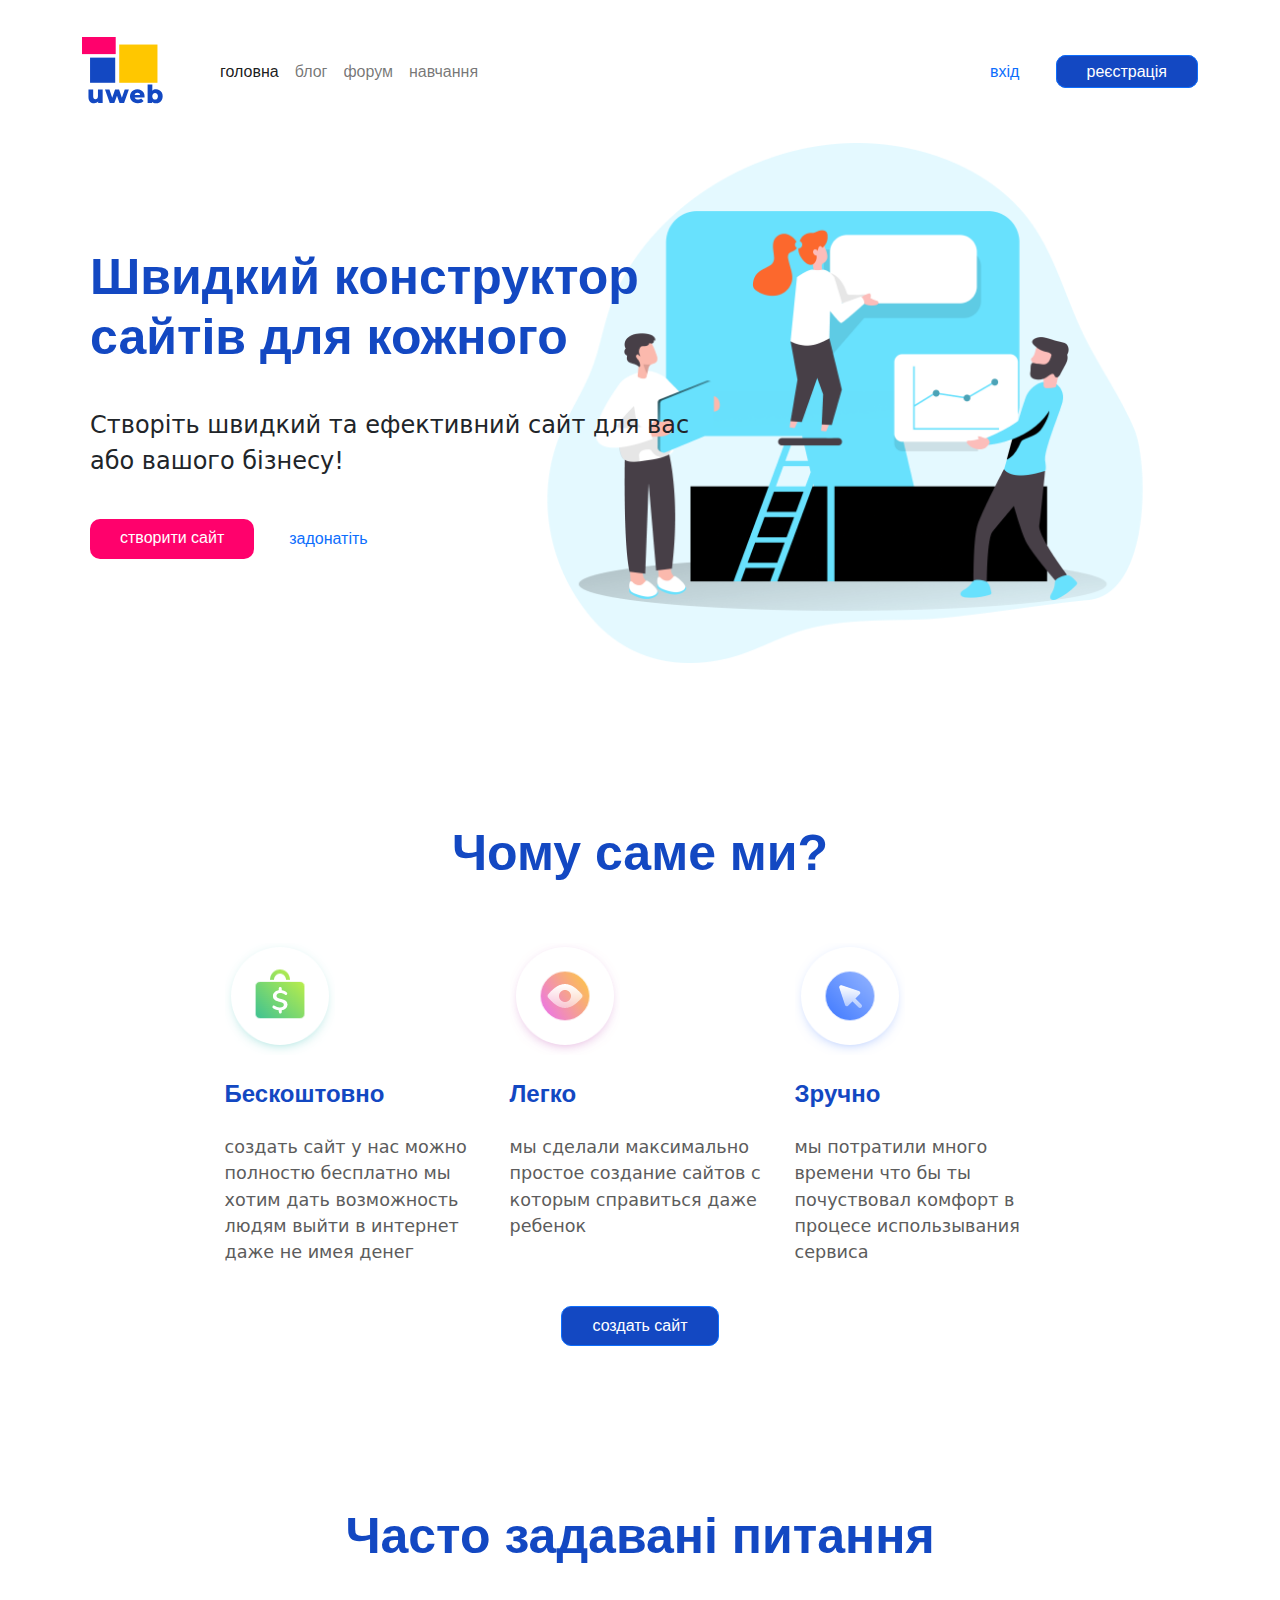
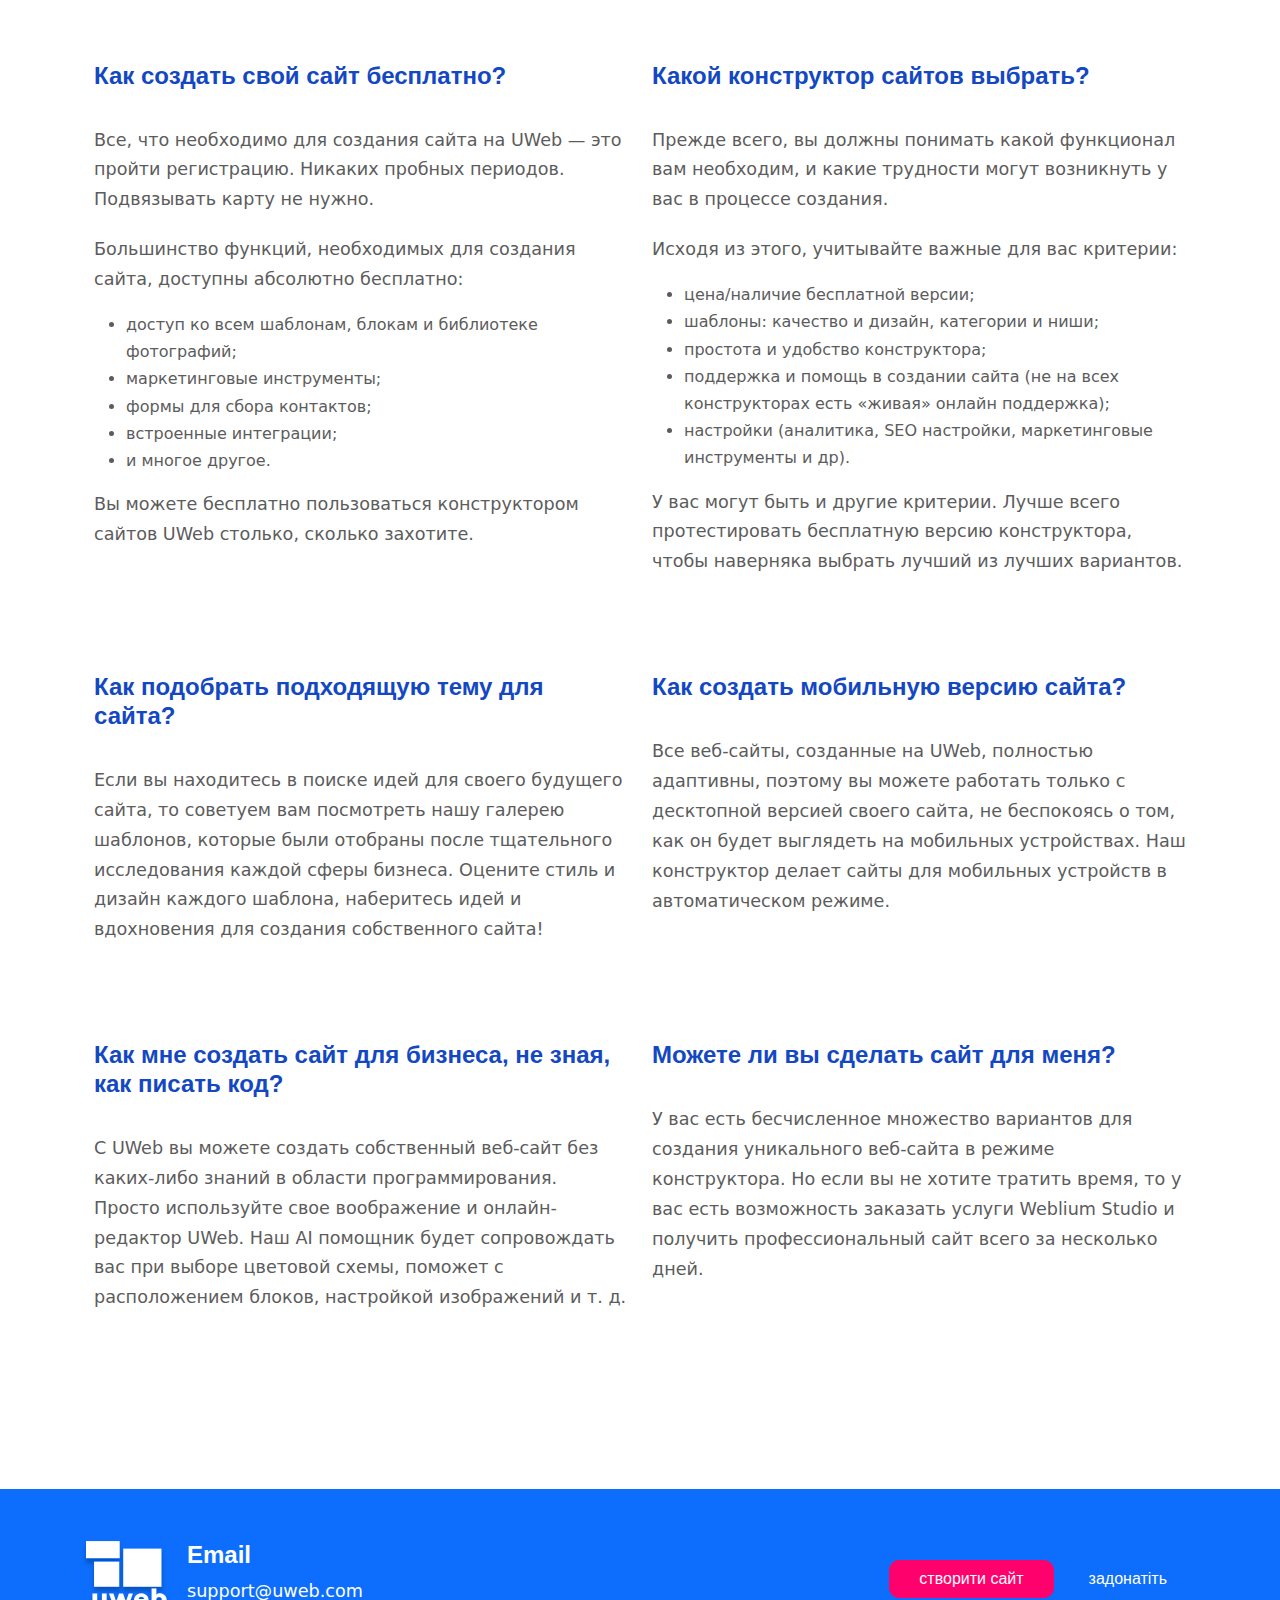
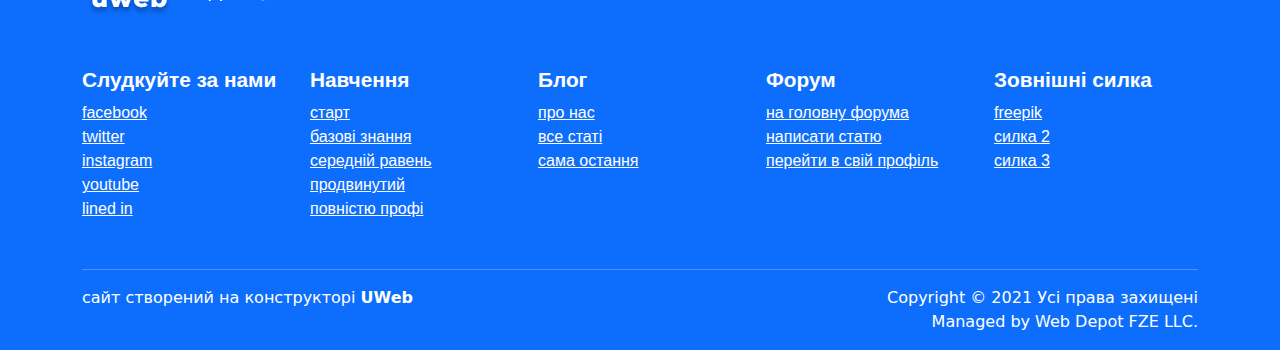
<file: index.html>
<!DOCTYPE html>
<html lang="ua">
<head>
    <meta charset="UTF-8">
    <meta http-equiv="X-UA-Compatible" content="IE=edge">
    <meta name="viewport" content="width=device-width, initial-scale=1.0">
    <title>UWeb - Главная</title>

    <link rel="icon" href="img/logo.svg">

    <link rel="stylesheet" href="bootstrap-5/css/bootstrap.min.css">
    <link rel="stylesheet" href="css/default.css">
</head>
<body>

    <!-- HEADER -->
    <header class="pt-md-4 pt-1">
        <div class="container d-flex align-items-center">
            <nav class="navbar navbar-light navbar-expand-md w-100">
                <div class="navbar-brand logo me-5">
                    <!-- LOGO -->
                    <img src="img/logo.svg"> 
                </div>
                <!-- BUTTON MENU FOR SMARTPHONE -->
                <button class="navbar-toggler collapsed shadow-none" type="button" data-bs-toggle="collapse" data-bs-target="#toggleNavbar" aria-controls="toggleNavbar" aria-expanded="false" aria-label="Toggle navigation">
                    <span class="navbar-toggler-icon"></span>
                </button>
                <!-- NAVBAR -->
                <div class="navbar-collapse collapse w-100" id="toggleNavbar">
                    <ul class="navbar-nav mt-md-0 mt-2 mb-md-0 mb-2">
                        <div class="nav-item">
                            <!-- SELECT ITEM -->
                            <a class="nav-link active" aria-current="page" href="">головна</a>
                        </div>
                        <div class="nav-item">
                            <a class="nav-link" href="pages/blog.html">блог</a>
                        </div>
                        <div class="nav-item">
                            <a class="nav-link" href="pages/forum.html">форум</a>
                        </div>
                        <div class="nav-item">
                            <a class="nav-link" href="pages/lessons.html">навчання</a>
                        </div>
                    </ul>
                    <!-- BUTTONS SIGN IN AND SIGN UP -->
                    <div class="profile ms-auto">
                        <a class="enter btn btn-link d-block d-md-inline mb-1" href="pages/sign_in.html">вхід</a>
                        <a class="reg btn btn-primary d-block d-md-inline" href="pages/sign_up.html">реєстрація</a>
                    </div>
                </div>
            </nav>
        </div>
    </header>
    <!-- HEADER -->


    <!-- MAIN -->
    <main class="container">

        <!-- FIRST SCREEN -->
        <section class="first-screen pt-4">
            <div class="row">
                <div class="col-xl-7 col-lg-9 col-11 box d-flex justify-content-center flex-column align-items-start">
                    <h1>Швидкий конструктор сайтів для кожного</h1>
                    <p class="fs-4">Створіть швидкий та ефективний сайт для вас або вашого бізнесу!</p>
                    <div class="d-flex">
                        <a href="pages/projects.html" class="btn btn-secondary">створити сайт</a>
                        <a href="pages/donate.html" class="btn btn-link ms-1">задонатіть</a>
                    </div>
                </div>
                <div class="col-xl-5 col-lg-3 col-1 d-flex justify-content-end d-none d-md-flex">
                    <img src="img/fs.png" class="" style="height: 520px;">
                </div>
            </div>
        </section>
        <!-- FIRST SCREEN -->


        <!-- SECOND SCREEN -->
        <section class="why-we">
            <h1 class="text-center">Чому саме ми?</h1>
            <div class="row justify-content-center mb-4">
                <div class="col-xl-3 col-md-4 col-sm-5 col-8 mb-md-0 mb-4 pe-4 mini-card">
                    <img src="img/p1.png">
                    <h2>Бескоштовно</h2>
                    <p>создать сайт у нас можно 
                        полностю бесплатно
                        мы хотим дать возможность 
                        людям выйти в интернет 
                        даже не имея денег</p>
                </div>
                <div class="col-xl-3 col-md-4 col-sm-5 col-8 mb-md-0 pb-4 mini-card">
                    <img src="img/p2.png">
                    <h2>Легко</h2>
                    <p>мы сделали максимально 
                        простое создание сайтов с 
                        которым справиться 
                        даже ребенок </p>
                </div>
                <div class="col-xl-3 col-md-4 col-sm-5 col-8 mini-card">
                    <img src="img/p3.png">
                    <h2>Зручно</h2>
                    <p>мы потратили много времени 
                        что бы ты почуствовал 
                        комфорт в процесе
                        использывания сервиса</p>
                </div>
            </div>
            <a href="pages/projects.html" class="btn btn-primary mx-auto">создать сайт</a>
        </section>
        <!-- SECOND SCREEN -->


        <!-- THIRD SCREEN -->
        <section class="qustions container box">
            <h1 class="text-center mb-5 pb-5">Часто задавані питання</h1>
            <div class="row">
                <div class="col">
                    <h2>Как создать свой сайт бесплатно?</h2>
                    <p>Все, что необходимо для создания сайта на UWeb — 
                        это пройти регистрацию. Никаких пробных периодов. 
                        Подвязывать карту не нужно. 
                        <br>
                        
                        <span class="">
                            Большинство функций, 
                        необходимых для создания сайта, доступны абсолютно 
                        бесплатно:
                        </span>  
                    </p>

                    <ul>
                        <li>доступ ко всем шаблонам, блокам и библиотеке 
                            фотографий; </li>
                        <li>маркетинговые инструменты; </li>
                        <li>формы для сбора контактов;</li>
                        <li>встроенные интеграции;</li>
                        <li>и многое другое.</li>
                    </ul>

                    <p>
                        Вы можете бесплатно пользоваться конструктором сайтов 
                        UWeb столько, сколько захотите.
                    </p>
                </div>
                <div class="col">
                    <h2>Какой конструктор сайтов выбрать?
                    </h2>
                    <p>Прежде всего, вы должны понимать какой функционал 
                        вам необходим, и какие трудности могут возникнуть у 
                        вас в процессе создания. 
                        
                        <br>
                        <span class="">
                            Исходя из этого, учитывайте важные для вас критерии:
                        </span>
                        </p>
                        <ul class="">
                            <li>цена/наличие бесплатной версии; </li>
                            <li>шаблоны: качество и дизайн, категории и ниши; </li>
                            <li>простота и удобство конструктора; </li>
                            <li>поддержка и помощь в создании сайта (не на всех 
                                конструкторах есть «живая» онлайн поддержка); </li>
                            <li>настройки (аналитика, SEO настройки, маркетинговые 
                                инструменты и др). </li>
                        </ul>
                        <p>
                        
                        У вас могут быть и другие критерии. Лучше всего 
                        протестировать бесплатную версию конструктора, 
                        чтобы наверняка выбрать лучший из лучших вариантов.
                        
                        </p>
                </div>
            </div>
            <div class="row">
                <div class="col">
                    <h2>Как подобрать подходящую тему для 
                        сайта?
                        </h2>
                    <p>Если вы находитесь в поиске идей для своего будущего 
                        сайта, то советуем вам посмотреть нашу галерею шаблонов, 
                        которые были отобраны после тщательного исследования 
                        каждой сферы бизнеса. 
                        
                        Оцените стиль и дизайн каждого шаблона, наберитесь 
                        идей и вдохновения для создания собственного сайта!
                        </p>
                </div>
                <div class="col">
                    <h2>Как создать мобильную версию сайта?
                    </h2>
                    <p>Все веб-сайты, созданные на UWeb, полностью адаптивны, 
                        поэтому вы можете работать только с десктопной версией 
                        своего сайта, не беспокоясь о том, как он будет выглядеть 
                        на мобильных устройствах. Наш конструктор делает сайты 
                        для мобильных устройств в автоматическом режиме.
                        </p>
                </div>
            </div>
            <div class="row">
                <div class="col">
                    <h2>Как мне создать сайт для бизнеса, 
                        не зная, как писать код?
                        </h2>
                    <p>С UWeb вы можете создать собственный веб-сайт без 
                        каких-либо знаний в области программирования. 
                        Просто используйте свое воображение и онлайн-редактор 
                        UWeb. Наш AI помощник будет сопровождать вас при 
                        выборе цветовой схемы, поможет с расположением блоков, 
                        настройкой изображений и т. д.
                        </p>
                </div>
                <div class="col">
                    <h2>Можете ли вы сделать сайт для меня?
                    </h2>
                    <p>У вас есть бесчисленное множество вариантов для создания 
                        уникального веб-сайта в режиме конструктора. Но если вы 
                        не хотите тратить время, то у вас есть возможность заказать 
                        услуги Weblium Studio и получить профессиональный сайт 
                        всего за несколько дней.
                        </p>
                </div>
            </div>
        </section>
        <!-- THIRD SCREEN -->
    </main>
    <!-- MAIN -->



    <!-- FOOTER -->
    <footer class="bg-primary pt-5 pb-3">
        <div class="container">
            <div class="row">
                <div class="col mb-md-0 mb-3 d-flex">
                    <img src="img/logo-white.svg" alt="UWeb">
                    
                    <div class="ms-3">
                        <h2 class="mt-1">Email</h2>
                        <p>support@uweb.com</p>
                    </div>
                </div>
                <div class="col d-flex align-items-center justify-content-md-end justify-content-center">
                    <a href="pages/projects.html" class="btn btn-secondary">створити сайт</a>
                    <a href="pages/donate.html" class="btn btn-link ms-1">задонатіть</a>
                </div>
            </div>
            <div class="row my-5">
                <div class="col-md col-6 mb-md-0 mb-4 d-flex flex-column">
                    <h3>Слудкуйте за нами</h3>
                    <a href="#">facebook</a>
                    <a href="#">twitter</a>
                    <a href="#">instagram</a>
                    <a href="#">youtube</a>
                    <a href="#">lined in</a>
                </div>
                <div class="col-md col-6 mb-md-0 mb-4 d-flex flex-column">
                    <h3>Навчення</h3>
                    <a href="#">старт</a>
                    <a href="#">базові знання</a>
                    <a href="#">середній равень</a>
                    <a href="#">продвинутий</a>
                    <a href="#">повністю профі</a>
                </div>
                <div class="col-md col-6 d-flex flex-column">
                    <h3>Блог</h3>
                    <a href="#">про нас</a>
                    <a href="#">все статі</a>
                    <a href="#">сама остання</a>
                </div>
                <div class="col-md col-6 d-flex flex-column">
                    <h3>Форум</h3>
                    <a href="#">на головну форума</a>
                    <a href="#">написати статю</a>
                    <a href="#">перейти в свій профіль</a>
                </div>
                <div class="col-md col-12 mt-md-0 mt-4 d-flex flex-column">
                    <h3>Зовнішні силка</h3>
                    <a href="https://www.freepik.com/vectors/illustrations">freepik</a>
                    <a href="#">силка 2</a>
                    <a href="#">силка 3</a>
                </div>
            </div>

            <hr>

            <div class="d-flex flex-md-row flex-column justify-content-between">
                <span class="text-center">сайт створений на конструкторі <b>UWeb</b></span>
                <span class="text-md-end text-center mt-md-0 mt-2">Copyright © 2021 Усі права захищені<br>
                    Managed by Web Depot FZE LLC.</span>
            </div>
        </div>
    </footer>
    <!-- FOOTER -->


    <!-- JS SCRIPTS -->
    <script src="bootstrap-5/js/bootstrap.bundle.min.js"></script>
    <!-- JS SCRIPTS -->
</body>
</html>
</file>
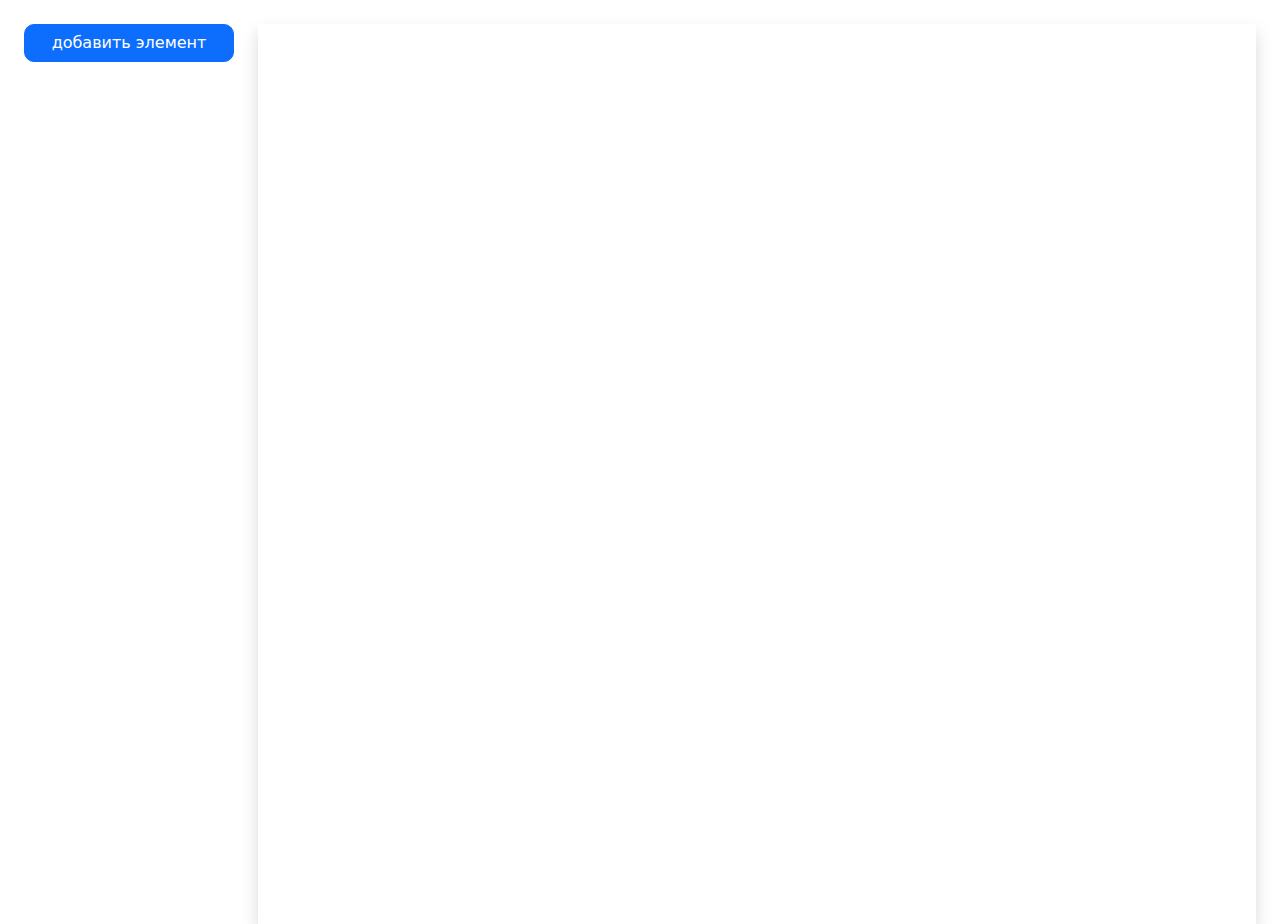
<file: constructor/constructor.html>
<!DOCTYPE html>
<html lang="en">
<head>
    <meta charset="UTF-8">
    <meta http-equiv="X-UA-Compatible" content="IE=edge">
    <meta name="viewport" content="width=device-width, initial-scale=1.0">
    <title>UWeb - конструктор</title>

    <link rel="icon" href="../img/logo.svg">

    <link rel="stylesheet" href="../bootstrap-5/css/bootstrap.min.css">
    <link rel="stylesheet" href="constructor.css">
</head>
<body>
   
    <div id="app" class="d-flex">
        <div id="panelWrapper" style="min-width: 250px;">
            <div id="panel" class="position-fixed p-4 pe-3 mh-100 w-100" style="max-width: 250px; overflow-y: auto;">
                <button id="addBlockButton" type="button" class="btn btn-primary mb-3 w-100" data-bs-toggle="modal" data-bs-target="#addBlock-Modal">добавить элемент</button>
                <button id="removeBlockButton" type="button" class="btn btn-danger mb-3 w-100">удалить элемент</button>
                <form id='autocreatepanel' class="w-100 position-relative"></form>
            </div>
        </div>
        <div id="site" style="width: 100vw;"class="min-vh-100 m-4 ms-2 shadow"></div>
    </div>


    <div id="modals">
        <div class="modal fade" id="addBlock-Modal" tabindex="-1" aria-labelledby="exampleModalLabel" aria-hidden="true">
            <div class="modal-dialog">
              <div class="modal-content">
                <div class="modal-header">
                  <h5 class="modal-title" id="exampleModalLabel">Выбери элемент</h5>
                  <button id="closeBtn-elements" type="button" class="btn-close" data-bs-dismiss="modal" aria-label="Close"></button>
                </div>
                <div class="modal-body">
                  <span class="element" data-class="TextBlock" data-tag="span" data-content="текст">текст</span>
                  <span class="element" data-class="TextBlock" data-tag="p" data-content="абзац">абзац</span>
                  <span class="element" data-class="TextBlock" data-tag="h1" data-content="абзац">заголовок h1</span>
                  <span class="element" data-class="TextBlock" data-tag="h2" data-content="абзац">заголовок h2</span>
                  <span class="element" data-class="LinkBlock" data-href="https://www.google.com" data-content="ссылка">Ссылка</span>
                  <span class="element" data-class="BoxBlock" data-styles="background: yellow; padding: 25px">
                      пустой блок
                      <span class="" data-class="TextBlock" data-tag="h2" data-content="абзац"></span>
                  </span>
                    <span class="element" data-class="BoxBlock" data-styles="background: #111111; display: flex; align-items: center">
                        navbar
                        <span class="" data-class="TextBlock" data-tag="h2" data-content="Имя" data-styles="margin: 0 0 0 20px; color: #ffffff"></span>
                        <span class="" data-class="BoxBlock" data-styles="padding: 3px; margin: 0 0 0 20px; display: inline-block; display: flex;">
                            <span class="" data-class="TextBlock" data-tag="a" data-content="ссылка-1" data-styles="color: #ffffff; padding: 10px 10px 10px 10px;"></span>
                            <span class="" data-class="TextBlock" data-tag="a" data-content="ссылка-2" data-styles="color: #ffffff; padding: 10px 10px 10px 10px"></span>
                            <span class="" data-class="TextBlock" data-tag="a" data-content="ссылка-3" data-styles="color: #ffffff; padding: 10px 10px 10px 10px"></span>
                            <span class="" data-class="TextBlock" data-tag="a" data-content="ссылка-4" data-styles="color: #ffffff; padding: 10px 10px 10px 10px"></span>
                        </span>

                        <span class="" data-class="TextBlock" data-styles="padding: 3px 3px 3px 3px; margin: 0 20px 0 auto; color: #ffffff" data-content="Профиль"></span>
                    </span>

                    <span class="element" data-class="BoxBlock" data-styles="display: flex; align-items: flex-start">
                        side bar
                        <span class="" data-class="BoxBlock" data-styles="display: flex; flex-direction: column; padding: 10px 10px 10px 10px; margin: 20px 20px 20px 20px; width: 200px; border-radius: 10px; box-shadow: 0 0 10px 0 gray; color: #000000">
                            <span class="" data-class="TextBlock" data-tag="a" data-content="ссылка-1" data-styles="padding: 10px 10px 10px 10px;"></span>
                            <span class="" data-class="TextBlock" data-tag="a" data-content="ссылка-2" data-styles="padding: 10px 10px 10px 10px"></span>
                            <span class="" data-class="TextBlock" data-tag="a" data-content="ссылка-3" data-styles="padding: 10px 10px 10px 10px"></span>
                            <span class="" data-class="TextBlock" data-tag="a" data-content="ссылка-4" data-styles="padding: 10px 10px 10px 10px"></span>
                        </span>
                    </span>
                </div>
              </div>
            </div>
        </div>
    </div>


    <script src="../bootstrap-5/js/bootstrap.bundle.min.js"></script>
    <script type="module" src="./js/constructor.js"></script>
</body>
</html>
</file>
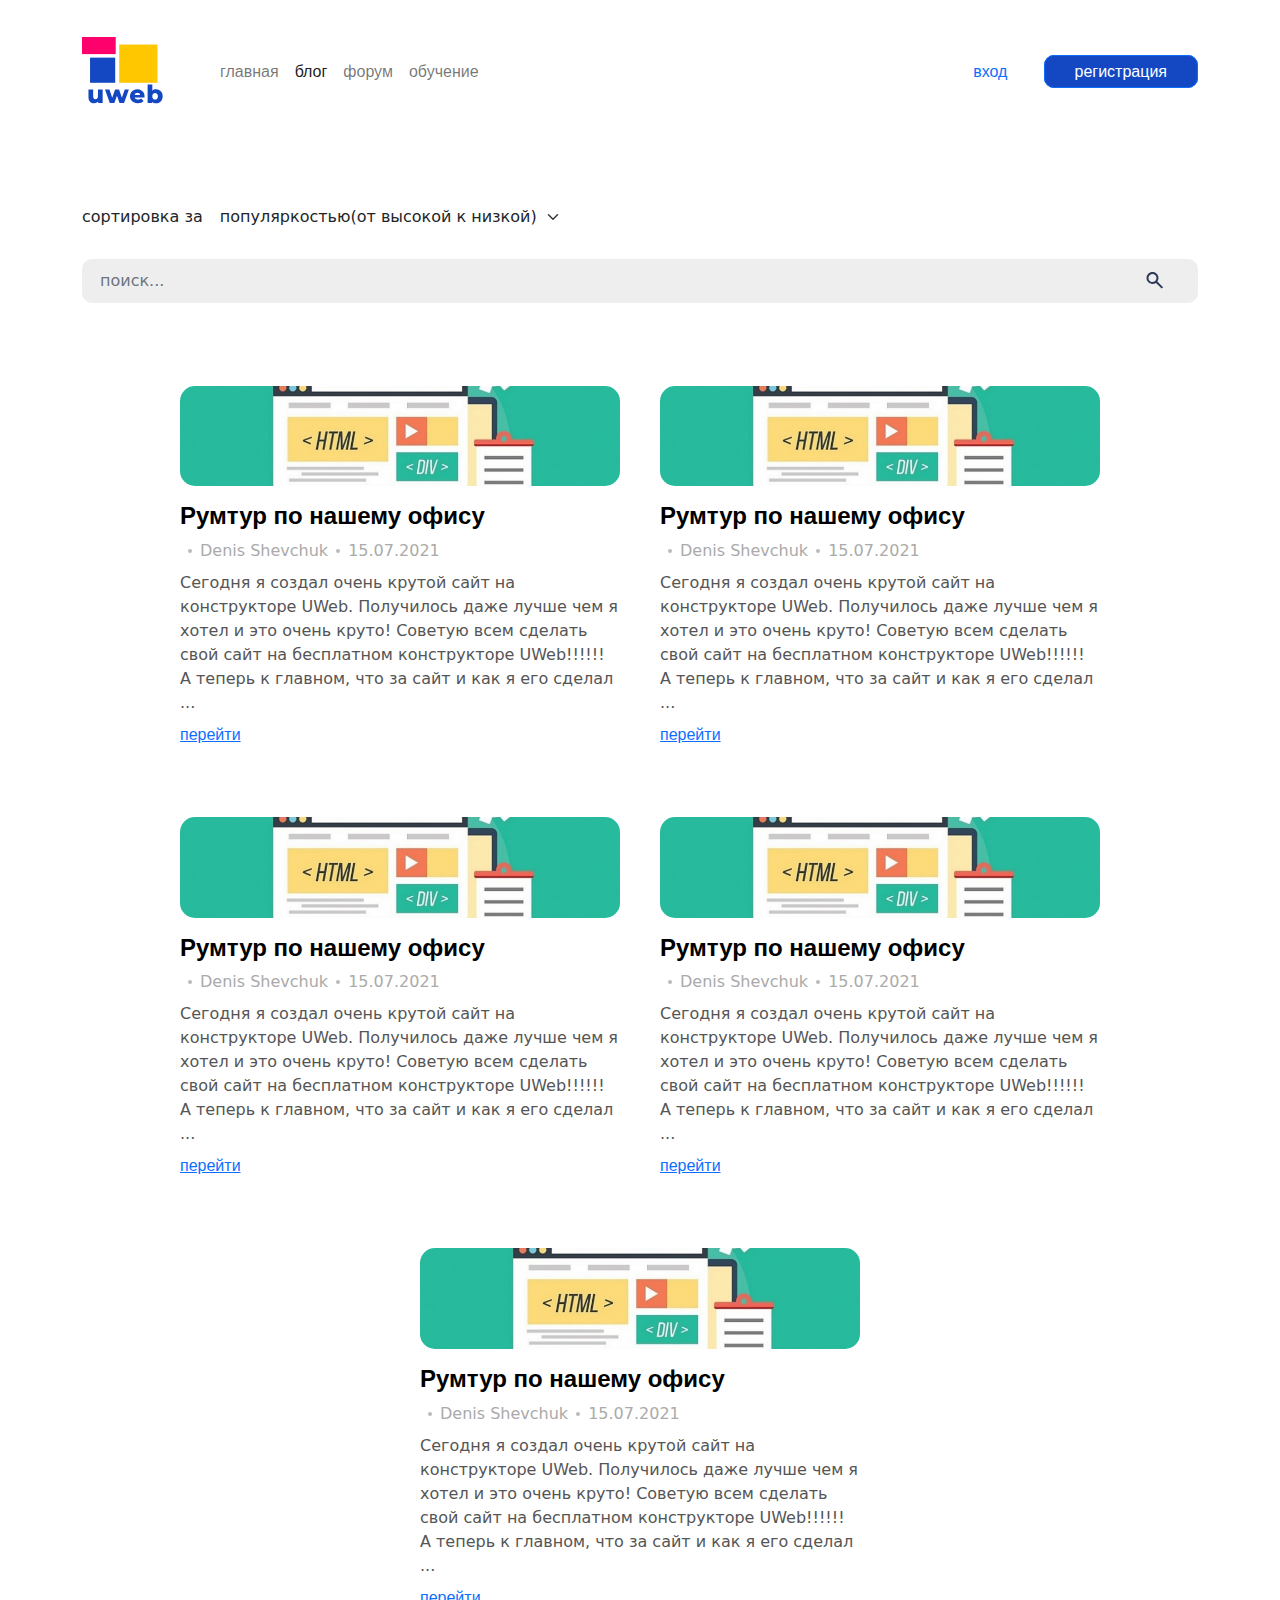
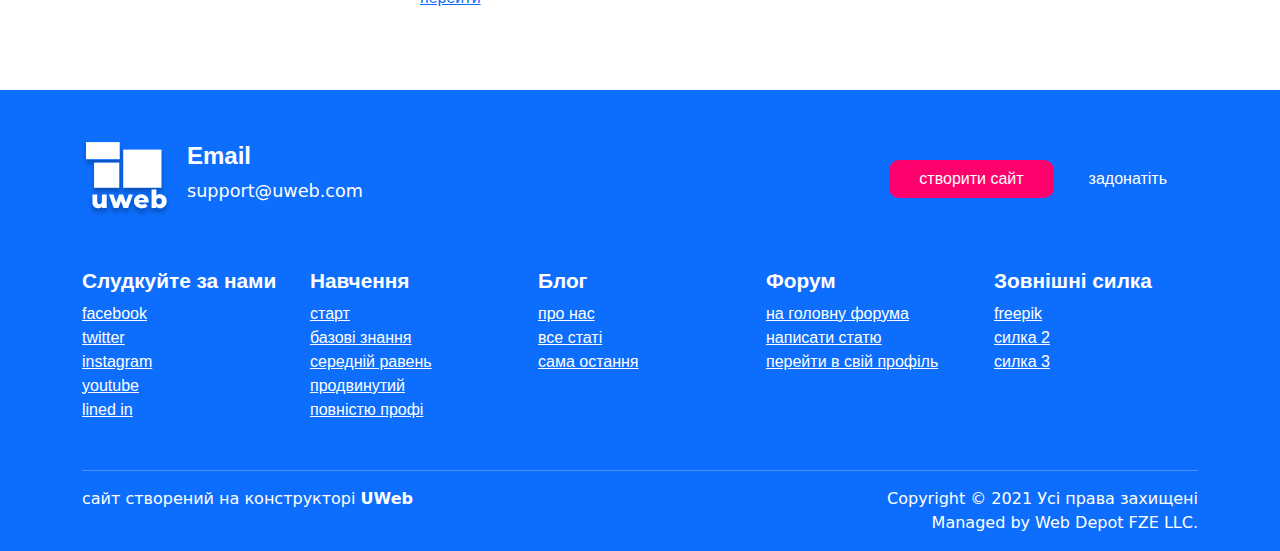
<file: pages/blog.html>
<!DOCTYPE html>
<html lang="ua">
<head>
    <meta charset="UTF-8">
    <meta http-equiv="X-UA-Compatible" content="IE=edge">
    <meta name="viewport" content="width=device-width, initial-scale=1.0">
    <title>UWeb - Главная</title>

    <link rel="icon" href="img/logo.svg">

    <link rel="stylesheet" href="../bootstrap-5/css/bootstrap.min.css">
    <link rel="stylesheet" href="../css/default.css">
</head>
<body>

    <header class="pt-md-4 pt-1">
        <div class="container d-flex align-items-center">
            <nav class="navbar navbar-light navbar-expand-md w-100">
                <div class="navbar-brand logo me-5">
                    <img src="../img/logo.svg">
                </div>
                <button class="navbar-toggler collapsed shadow-none" type="button" data-bs-toggle="collapse" data-bs-target="#toggleNavbar" aria-controls="toggleNavbar" aria-expanded="false" aria-label="Toggle navigation">
                    <span class="navbar-toggler-icon"></span>
                </button>
                <div class="navbar-collapse collapse w-100" id="toggleNavbar">
                    <ul class="navbar-nav mt-md-0 mt-2 mb-md-0 mb-2">
                        <div class="nav-item">
                            <a class="nav-link" href="../index.html">главная</a>
                        </div>
                        <div class="nav-item">
                            <a class="nav-link active" href="">блог</a>
                        </div>
                        <div class="nav-item">
                            <a class="nav-link" href="forum.html">форум</a>
                        </div>
                        <div class="nav-item">
                            <a class="nav-link" href="lessons.html">обучение</a>
                        </div>
                    </ul>
                    <div class="profile ms-auto">
                        <a class="enter btn btn-link d-block d-md-inline mb-1" href="sign_in.html">вход</a>
                        <a class="reg btn btn-primary d-block d-md-inline" href="">регистрация</a>
                    </div>
                </div>
            </nav>
        </div>
    </header>


    <main class="container">
        <section class="blog">
            <div class="sorting-tools">
                <div class="sorting-by">
                    <span>сортировка за</span>
                    <select name="" id="" class="sorting-by__select form-select">
                        <option value="">популяркостью(от высокой к низкой)</option>
                        <option value="">популяркостью(от низкой к высокой)</option>
                        <option value="">датой выхода(последние)</option>
                        <option value="">датой выхода(первые)</option>
                    </select>
                </div>
            </div>
            <div class="search mt-4">
                <input type="text" class="form-control" placeholder="поиск...">
                <button class="btn">
                    <svg width="24" height="24" viewBox="0 0 24 24" fill="none" xmlns="http://www.w3.org/2000/svg">
                        <path d="M18.677 19.607L12.962 13.891C10.4196 15.6985 6.91642 15.2564 4.90285 12.8739C2.88929 10.4915 3.03714 6.96361 5.24298 4.75802C7.44824 2.55147 10.9765 2.40298 13.3594 4.41644C15.7422 6.42989 16.1846 9.93347 14.377 12.476L20.092 18.192L18.678 19.606L18.677 19.607ZM9.48498 5.00001C7.58868 4.99958 5.95267 6.3307 5.56745 8.18745C5.18224 10.0442 6.15369 11.9163 7.89366 12.6703C9.63362 13.4242 11.6639 12.8529 12.7552 11.3021C13.8466 9.75129 13.699 7.64734 12.402 6.26402L13.007 6.86402L12.325 6.18402L12.313 6.17202C11.5648 5.4192 10.5464 4.99715 9.48498 5.00001Z" fill="#2E3A59"></path>
                    </svg>  
                </button>
            </div>
            <div class="blog__content mt-5">
                <div class="article">
                    <img class="article__img w-100" src="../img/article__img.png">
                    <div class="article__header mt-3">
                        <h2 class="article__title">Румтур по нашему офису</h2>
                        <div class="article__author">Denis Shevchuk</div>
                        <div class="article__data">15.07.2021</div>
                    </div>
                    <div class="article__text my-2">Сегодня я создал очень крутой сайт на конструкторе UWeb. Получилось даже лучше чем я хотел и это 
                        очень круто! Советую всем сделать свой сайт на бесплатном конструкторе  UWeb!!!!!!
                        А теперь к главном, что за сайт и как я его сделал ...</div>
                    <a href="#" class="link">перейти</a>
                </div>
                <div class="article">
                    <img class="article__img w-100" src="../img/article__img.png">
                    <div class="article__header mt-3">
                        <h2 class="article__title">Румтур по нашему офису</h2>
                        <div class="article__author">Denis Shevchuk</div>
                        <div class="article__data">15.07.2021</div>
                    </div>
                    <div class="article__text my-2">Сегодня я создал очень крутой сайт на конструкторе UWeb. Получилось даже лучше чем я хотел и это 
                        очень круто! Советую всем сделать свой сайт на бесплатном конструкторе  UWeb!!!!!!
                        А теперь к главном, что за сайт и как я его сделал ...</div>
                    <a href="#" class="link">перейти</a>
                </div>
                <div class="article">
                    <img class="article__img w-100" src="../img/article__img.png">
                    <div class="article__header mt-3">
                        <h2 class="article__title">Румтур по нашему офису</h2>
                        <div class="article__author">Denis Shevchuk</div>
                        <div class="article__data">15.07.2021</div>
                    </div>
                    <div class="article__text my-2">Сегодня я создал очень крутой сайт на конструкторе UWeb. Получилось даже лучше чем я хотел и это 
                        очень круто! Советую всем сделать свой сайт на бесплатном конструкторе  UWeb!!!!!!
                        А теперь к главном, что за сайт и как я его сделал ...</div>
                    <a href="#" class="link">перейти</a>
                </div>
                <div class="article">
                    <img class="article__img w-100" src="../img/article__img.png">
                    <div class="article__header mt-3">
                        <h2 class="article__title">Румтур по нашему офису</h2>
                        <div class="article__author">Denis Shevchuk</div>
                        <div class="article__data">15.07.2021</div>
                    </div>
                    <div class="article__text my-2">Сегодня я создал очень крутой сайт на конструкторе UWeb. Получилось даже лучше чем я хотел и это 
                        очень круто! Советую всем сделать свой сайт на бесплатном конструкторе  UWeb!!!!!!
                        А теперь к главном, что за сайт и как я его сделал ...</div>
                    <a href="#" class="link">перейти</a>
                </div>
                <div class="article">
                    <img class="article__img w-100" src="../img/article__img.png">
                    <div class="article__header mt-3">
                        <h2 class="article__title">Румтур по нашему офису</h2>
                        <div class="article__author">Denis Shevchuk</div>
                        <div class="article__data">15.07.2021</div>
                    </div>
                    <div class="article__text my-2">Сегодня я создал очень крутой сайт на конструкторе UWeb. Получилось даже лучше чем я хотел и это 
                        очень круто! Советую всем сделать свой сайт на бесплатном конструкторе  UWeb!!!!!!
                        А теперь к главном, что за сайт и как я его сделал ...</div>
                    <a href="#" class="link">перейти</a>
                </div>
            </div>
        </section>
    </main>


    <!-- FOOTER -->
    <footer class="bg-primary pt-5 pb-3">
        <div class="container">
            <div class="row">
                <div class="col mb-md-0 mb-3 d-flex">
                    <img src="../img/logo-white.svg" alt="UWeb">
                    
                    <div class="ms-3">
                        <h2 class="mt-1">Email</h2>
                        <p>support@uweb.com</p>
                    </div>
                </div>
                <div class="col d-flex align-items-center justify-content-md-end justify-content-center">
                    <a href="pages/projects.html" class="btn btn-secondary">створити сайт</a>
                    <a href="pages/donate.html" class="btn btn-link ms-1">задонатіть</a>
                </div>
            </div>
            <div class="row my-5">
                <div class="col-md col-6 mb-md-0 mb-4 d-flex flex-column">
                    <h3>Слудкуйте за нами</h3>
                    <a href="#">facebook</a>
                    <a href="#">twitter</a>
                    <a href="#">instagram</a>
                    <a href="#">youtube</a>
                    <a href="#">lined in</a>
                </div>
                <div class="col-md col-6 mb-md-0 mb-4 d-flex flex-column">
                    <h3>Навчення</h3>
                    <a href="#">старт</a>
                    <a href="#">базові знання</a>
                    <a href="#">середній равень</a>
                    <a href="#">продвинутий</a>
                    <a href="#">повністю профі</a>
                </div>
                <div class="col-md col-6 d-flex flex-column">
                    <h3>Блог</h3>
                    <a href="#">про нас</a>
                    <a href="#">все статі</a>
                    <a href="#">сама остання</a>
                </div>
                <div class="col-md col-6 d-flex flex-column">
                    <h3>Форум</h3>
                    <a href="#">на головну форума</a>
                    <a href="#">написати статю</a>
                    <a href="#">перейти в свій профіль</a>
                </div>
                <div class="col-md col-12 mt-md-0 mt-4 d-flex flex-column">
                    <h3>Зовнішні силка</h3>
                    <a href="https://www.freepik.com/vectors/illustrations">freepik</a>
                    <a href="#">силка 2</a>
                    <a href="#">силка 3</a>
                </div>
            </div>

            <hr>

            <div class="d-flex flex-md-row flex-column justify-content-between">
                <span class="text-center">сайт створений на конструкторі <b>UWeb</b></span>
                <span class="text-md-end text-center mt-md-0 mt-2">Copyright © 2021 Усі права захищені<br>
                    Managed by Web Depot FZE LLC.</span>
            </div>
        </div>
    </footer>
    <!-- FOOTER -->

    <!-- JS SCRIPTS -->
    <script src="../bootstrap-5/js/bootstrap.bundle.min.js"></script>
    <!-- JS SCRIPTS -->
</body>
</html>
</file>
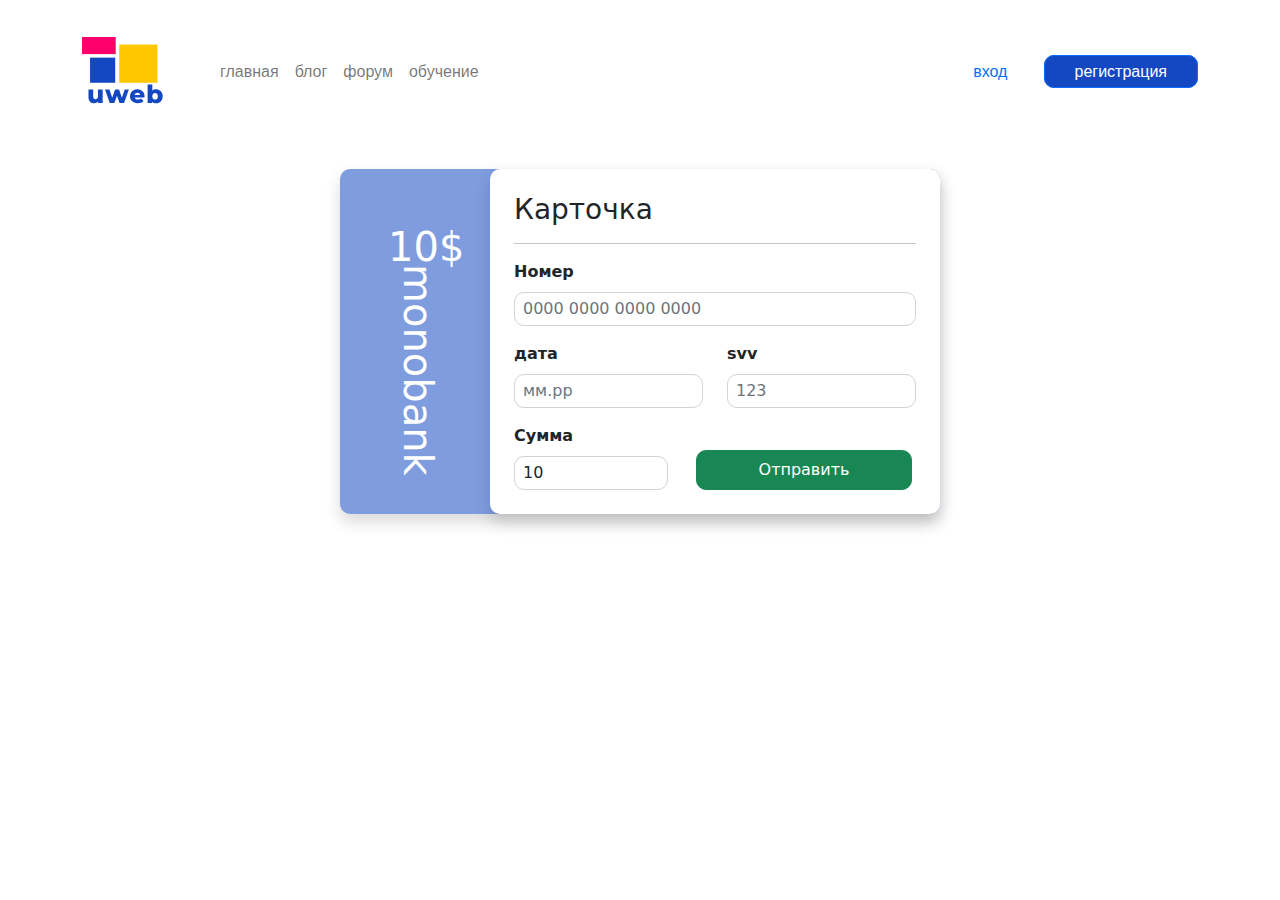
<file: pages/donate.html>
<!DOCTYPE html>
<html lang="en">
<head>
    <meta charset="UTF-8">
    <meta http-equiv="X-UA-Compatible" content="IE=edge">
    <meta name="viewport" content="width=device-width, initial-scale=1.0">
    <title>UWeb - задонатить мне</title>

    <link rel="icon" href="../img/logo.svg">

    <link rel="stylesheet" href="../bootstrap-5/css/bootstrap.min.css">
    <link rel="stylesheet" href="../css/default.css">
</head>
<body>
    
    <header class="pt-md-4 pt-1">
        <div class="container d-flex align-items-center">
            <nav class="navbar navbar-light navbar-expand-md w-100">
                <div class="navbar-brand logo me-5">
                    <img src="../img/logo.svg">
                </div>
                <button class="navbar-toggler collapsed shadow-none" type="button" data-bs-toggle="collapse" data-bs-target="#toggleNavbar" aria-controls="toggleNavbar" aria-expanded="false" aria-label="Toggle navigation">
                    <span class="navbar-toggler-icon"></span>
                </button>
                <div class="navbar-collapse collapse w-100" id="toggleNavbar">
                    <ul class="navbar-nav mt-md-0 mt-2 mb-md-0 mb-2">
                        <div class="nav-item">
                            <a class="nav-link" href="../index.html">главная</a>
                        </div>
                        <div class="nav-item">
                            <a class="nav-link" href="blog.html">блог</a>
                        </div>
                        <div class="nav-item">
                            <a class="nav-link" href="forum.html">форум</a>
                        </div>
                        <div class="nav-item">
                            <a class="nav-link" href="lessons.html">обучение</a>
                        </div>
                    </ul>
                    <div class="profile ms-auto">
                        <a class="enter btn btn-link d-block d-md-inline mb-1" href="sign_in.html">вход</a>
                        <a class="reg btn btn-primary d-block d-md-inline" href="">регистрация</a>
                    </div>
                </div>
            </nav>
        </div>
    </header>

    <main class="container" style="margin-top: 50px;">
        <!-- #82d1b1 -->
        <div class="card shadow mx-auto border-0" style="max-width: 600px; background-color: var(--bs-primary-50);">
            <span class="fs-1 fw-light text-white position-absolute mt-5 ms-5 h-75">
                10$
                <span class="position-absolute start-0 bottom-0" style="writing-mode: vertical-rl;">
                    monobank
                </span>
            </span>
            <div class="card-info w-75 ms-auto bg-white p-4 shadow" style="border-radius: 10px;">
                <div class="card-title h3">Карточка</div>
                <hr>
                <form class="card-inputs">
                    <div class="mb-3">
                        <label for="numCard" class="form-label">Номер</label>
                        <input placeholder="0000 0000 0000 0000" type="number" pattern="[0-9]*" class="form-control py-1 px-2" id="numCard">
                    </div>
                    <div class="row">
                        <div class="mb-3 col">
                            <label for="numCard" class="form-label">дата</label>
                            <input placeholder="мм.рр" type="number" pattern="[0-9]^2.[0-9]^2" class="form-control py-1 px-2" id="dataCard">
                        </div>
                        <div class="mb-3 col">
                            <label for="numCard" class="form-label">svv</label>
                            <input placeholder="123" type="password" maxlength="3" pattern="[0-9]^3" class="form-control py-1 px-2" id="svvCard">
                        </div>
                    </div>
                    <div class="row align-items-end">
                        <div class="col">
                            <label for="numCard" class="form-label">Сумма</label>
                            <input value="10" type="number" pattern="[0-9]*" class="form-control py-1 px-2" id="sum-donate">
                        </div>
                        <button class="col btn btn-success mx-3">Отправить</button>
                    </div>
                </form>
            </div>
        </div>
    </main>

    <script src="../bootstrap-5/js/bootstrap.bundle.min.js"></script>
</body>
</html>
</file>
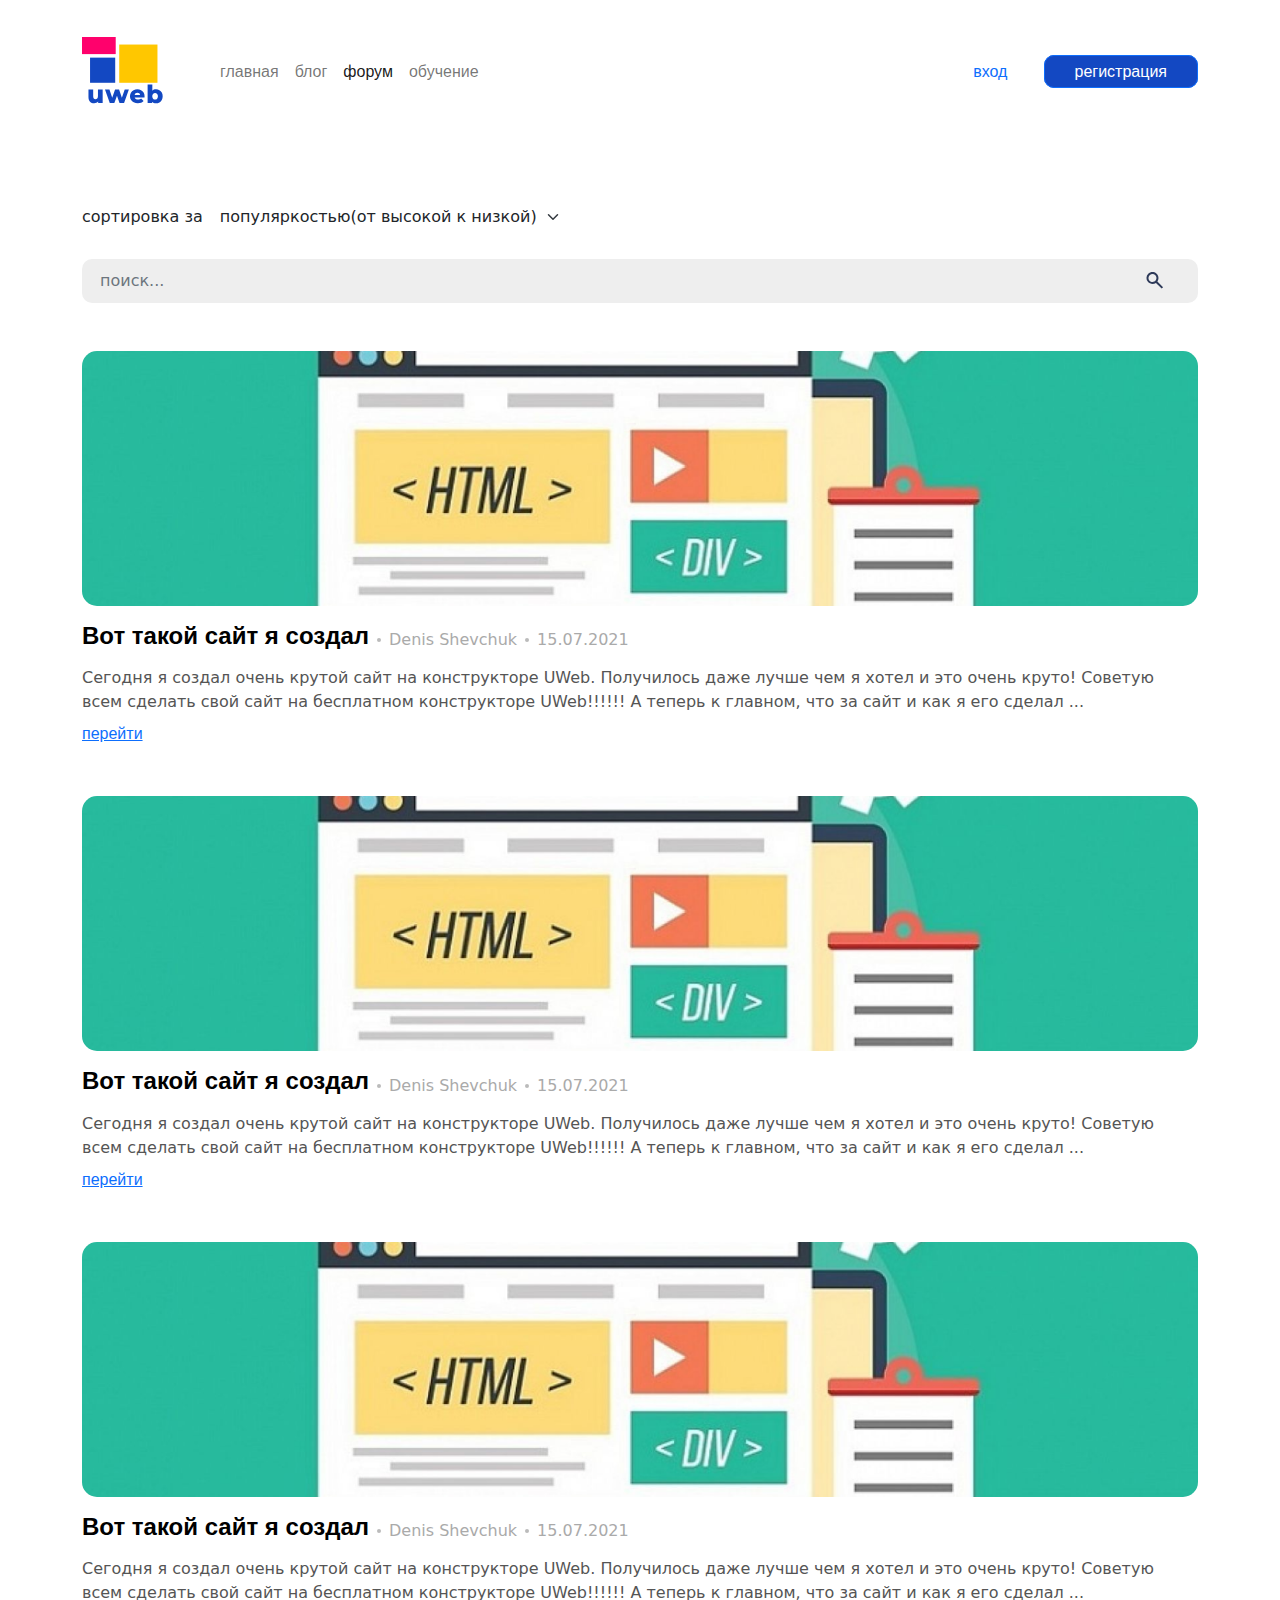
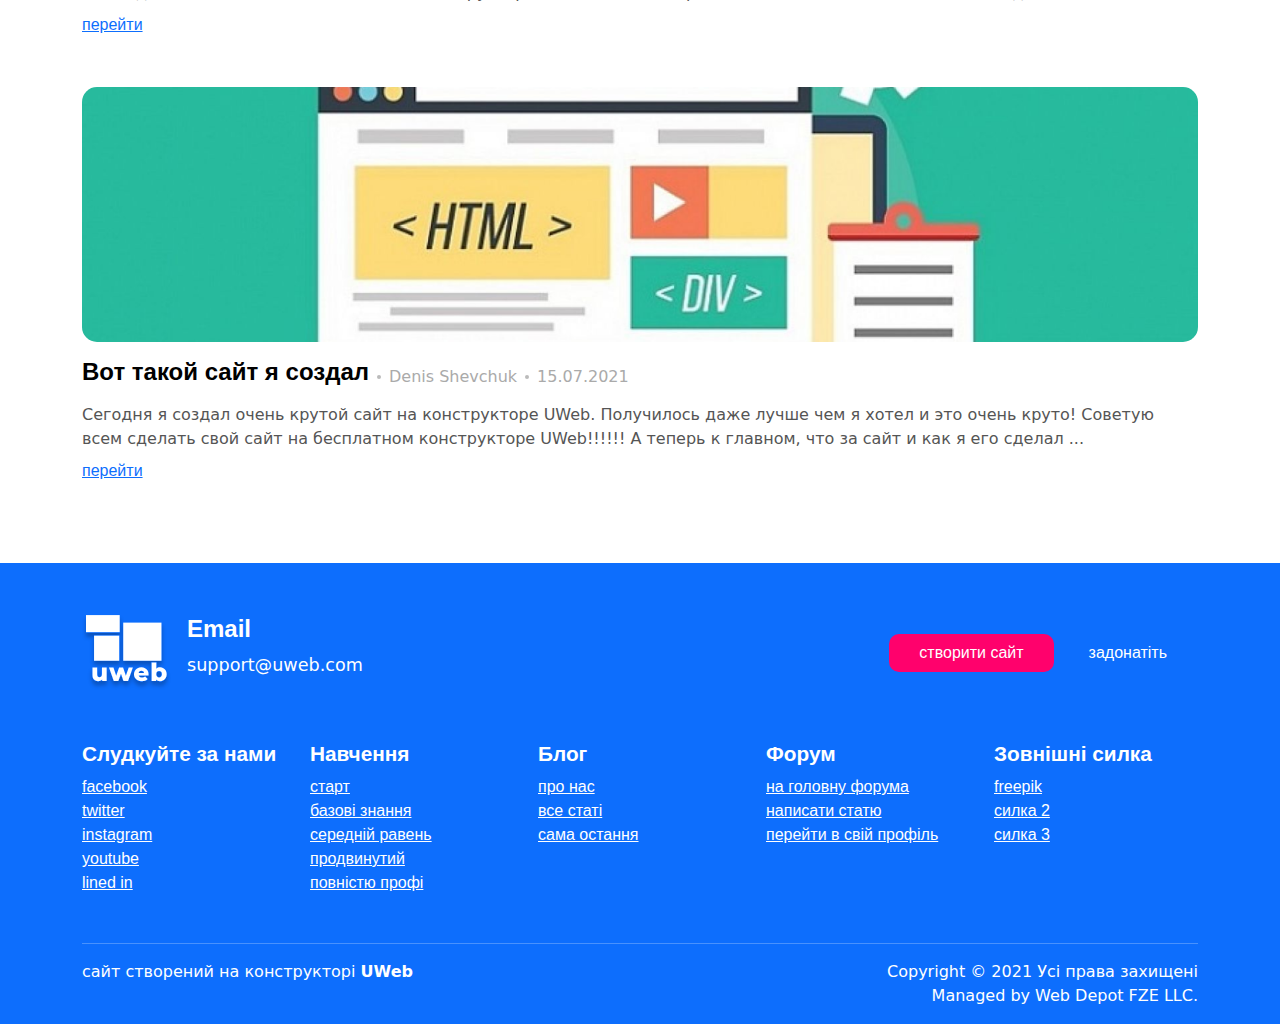
<file: pages/forum.html>
<!DOCTYPE html>
<html lang="ua">
<head>
    <meta charset="UTF-8">
    <meta http-equiv="X-UA-Compatible" content="IE=edge">
    <meta name="viewport" content="width=device-width, initial-scale=1.0">
    <title>UWeb - Главная</title>

    <link rel="icon" href="img/logo.svg">

    <link rel="stylesheet" href="../bootstrap-5/css/bootstrap.min.css">
    <link rel="stylesheet" href="../css/default.css">
</head>
<body>

    <header class="pt-md-4 pt-1">
        <div class="container d-flex align-items-center">
            <nav class="navbar navbar-light navbar-expand-md w-100">
                <div class="navbar-brand logo me-5">
                    <img src="../img/logo.svg">
                </div>
                <button class="navbar-toggler collapsed shadow-none" type="button" data-bs-toggle="collapse" data-bs-target="#toggleNavbar" aria-controls="toggleNavbar" aria-expanded="false" aria-label="Toggle navigation">
                    <span class="navbar-toggler-icon"></span>
                </button>
                <div class="navbar-collapse collapse w-100" id="toggleNavbar">
                    <ul class="navbar-nav mt-md-0 mt-2 mb-md-0 mb-2">
                        <div class="nav-item">
                            <a class="nav-link" href="../index.html">главная</a>
                        </div>
                        <div class="nav-item">
                            <a class="nav-link" href="blog.html">блог</a>
                        </div>
                        <div class="nav-item">
                            <a class="nav-link active" href="">форум</a>
                        </div>
                        <div class="nav-item">
                            <a class="nav-link" href="lessons.html">обучение</a>
                        </div>
                    </ul>
                    <div class="profile ms-auto">
                        <a class="enter btn btn-link d-block d-md-inline mb-1" href="sign_in.html">вход</a>
                        <a class="reg btn btn-primary d-block d-md-inline" href="">регистрация</a>
                    </div>
                </div>
            </nav>
        </div>
    </header>


    <main class="container">
        <section class="articles">
            <div class="sorting-tools">
                <div class="sorting-by">
                    <span>сортировка за</span>
                    <select name="" id="" class="sorting-by__select form-select">
                        <option value="">популяркостью(от высокой к низкой)</option>
                        <option value="">популяркостью(от низкой к высокой)</option>
                        <option value="">датой выхода(последние)</option>
                        <option value="">датой выхода(первые)</option>
                    </select>
                </div>
            </div>
            <div class="search mt-4">
                <input type="text" class="form-control" placeholder="поиск...">
                <button class="btn">
                    <svg width="24" height="24" viewBox="0 0 24 24" fill="none" xmlns="http://www.w3.org/2000/svg">
                        <path d="M18.677 19.607L12.962 13.891C10.4196 15.6985 6.91642 15.2564 4.90285 12.8739C2.88929 10.4915 3.03714 6.96361 5.24298 4.75802C7.44824 2.55147 10.9765 2.40298 13.3594 4.41644C15.7422 6.42989 16.1846 9.93347 14.377 12.476L20.092 18.192L18.678 19.606L18.677 19.607ZM9.48498 5.00001C7.58868 4.99958 5.95267 6.3307 5.56745 8.18745C5.18224 10.0442 6.15369 11.9163 7.89366 12.6703C9.63362 13.4242 11.6639 12.8529 12.7552 11.3021C13.8466 9.75129 13.699 7.64734 12.402 6.26402L13.007 6.86402L12.325 6.18402L12.313 6.17202C11.5648 5.4192 10.5464 4.99715 9.48498 5.00001Z" fill="#2E3A59"></path>
                    </svg>  
                </button>
            </div>
            <div class="articles__content mt-5">
                <div class="article">
                    <img class="article__img w-100" src="../img/article__img.png">
                    <div class="article__header mt-3">
                        <h2 class="article__title">Вот такой сайт я создал</h2>
                        <div class="article__author">Denis Shevchuk</div>
                        <div class="article__data">15.07.2021</div>
                    </div>
                    <div class="article__text my-2">Сегодня я создал очень крутой сайт на конструкторе UWeb. Получилось даже лучше чем я хотел и это 
                        очень круто! Советую всем сделать свой сайт на бесплатном конструкторе  UWeb!!!!!!
                        А теперь к главном, что за сайт и как я его сделал ...</div>
                    <a href="#" class="link">перейти</a>
                </div>
                <div class="article">
                    <img class="article__img w-100" src="../img/article__img.png">
                    <div class="article__header mt-3">
                        <h2 class="article__title">Вот такой сайт я создал</h2>
                        <div class="article__author">Denis Shevchuk</div>
                        <div class="article__data">15.07.2021</div>
                    </div>
                    <div class="article__text my-2">Сегодня я создал очень крутой сайт на конструкторе UWeb. Получилось даже лучше чем я хотел и это 
                        очень круто! Советую всем сделать свой сайт на бесплатном конструкторе  UWeb!!!!!!
                        А теперь к главном, что за сайт и как я его сделал ...</div>
                    <a href="#" class="link">перейти</a>
                </div>
                <div class="article">
                    <img class="article__img w-100" src="../img/article__img.png">
                    <div class="article__header mt-3">
                        <h2 class="article__title">Вот такой сайт я создал</h2>
                        <div class="article__author">Denis Shevchuk</div>
                        <div class="article__data">15.07.2021</div>
                    </div>
                    <div class="article__text my-2">Сегодня я создал очень крутой сайт на конструкторе UWeb. Получилось даже лучше чем я хотел и это 
                        очень круто! Советую всем сделать свой сайт на бесплатном конструкторе  UWeb!!!!!!
                        А теперь к главном, что за сайт и как я его сделал ...</div>
                    <a href="#" class="link">перейти</a>
                </div>
                <div class="article">
                    <img class="article__img w-100" src="../img/article__img.png">
                    <div class="article__header mt-3">
                        <h2 class="article__title">Вот такой сайт я создал</h2>
                        <div class="article__author">Denis Shevchuk</div>
                        <div class="article__data">15.07.2021</div>
                    </div>
                    <div class="article__text my-2">Сегодня я создал очень крутой сайт на конструкторе UWeb. Получилось даже лучше чем я хотел и это 
                        очень круто! Советую всем сделать свой сайт на бесплатном конструкторе  UWeb!!!!!!
                        А теперь к главном, что за сайт и как я его сделал ...</div>
                    <a href="#" class="link">перейти</a>
                </div>
            </div>
        </section>
    </main>


    <!-- FOOTER -->
    <footer class="bg-primary pt-5 pb-3">
        <div class="container">
            <div class="row">
                <div class="col mb-md-0 mb-3 d-flex">
                    <img src="../img/logo-white.svg" alt="UWeb">
                    
                    <div class="ms-3">
                        <h2 class="mt-1">Email</h2>
                        <p>support@uweb.com</p>
                    </div>
                </div>
                <div class="col d-flex align-items-center justify-content-md-end justify-content-center">
                    <a href="pages/projects.html" class="btn btn-secondary">створити сайт</a>
                    <a href="pages/donate.html" class="btn btn-link ms-1">задонатіть</a>
                </div>
            </div>
            <div class="row my-5">
                <div class="col-md col-6 mb-md-0 mb-4 d-flex flex-column">
                    <h3>Слудкуйте за нами</h3>
                    <a href="#">facebook</a>
                    <a href="#">twitter</a>
                    <a href="#">instagram</a>
                    <a href="#">youtube</a>
                    <a href="#">lined in</a>
                </div>
                <div class="col-md col-6 mb-md-0 mb-4 d-flex flex-column">
                    <h3>Навчення</h3>
                    <a href="#">старт</a>
                    <a href="#">базові знання</a>
                    <a href="#">середній равень</a>
                    <a href="#">продвинутий</a>
                    <a href="#">повністю профі</a>
                </div>
                <div class="col-md col-6 d-flex flex-column">
                    <h3>Блог</h3>
                    <a href="#">про нас</a>
                    <a href="#">все статі</a>
                    <a href="#">сама остання</a>
                </div>
                <div class="col-md col-6 d-flex flex-column">
                    <h3>Форум</h3>
                    <a href="#">на головну форума</a>
                    <a href="#">написати статю</a>
                    <a href="#">перейти в свій профіль</a>
                </div>
                <div class="col-md col-12 mt-md-0 mt-4 d-flex flex-column">
                    <h3>Зовнішні силка</h3>
                    <a href="https://www.freepik.com/vectors/illustrations">freepik</a>
                    <a href="#">силка 2</a>
                    <a href="#">силка 3</a>
                </div>
            </div>

            <hr>

            <div class="d-flex flex-md-row flex-column justify-content-between">
                <span class="text-center">сайт створений на конструкторі <b>UWeb</b></span>
                <span class="text-md-end text-center mt-md-0 mt-2">Copyright © 2021 Усі права захищені<br>
                    Managed by Web Depot FZE LLC.</span>
            </div>
        </div>
    </footer>
    <!-- FOOTER -->

    <!-- JS SCRIPTS -->
    <script src="../bootstrap-5/js/bootstrap.bundle.min.js"></script>
    <!-- JS SCRIPTS -->
</body>
</html>
</file>
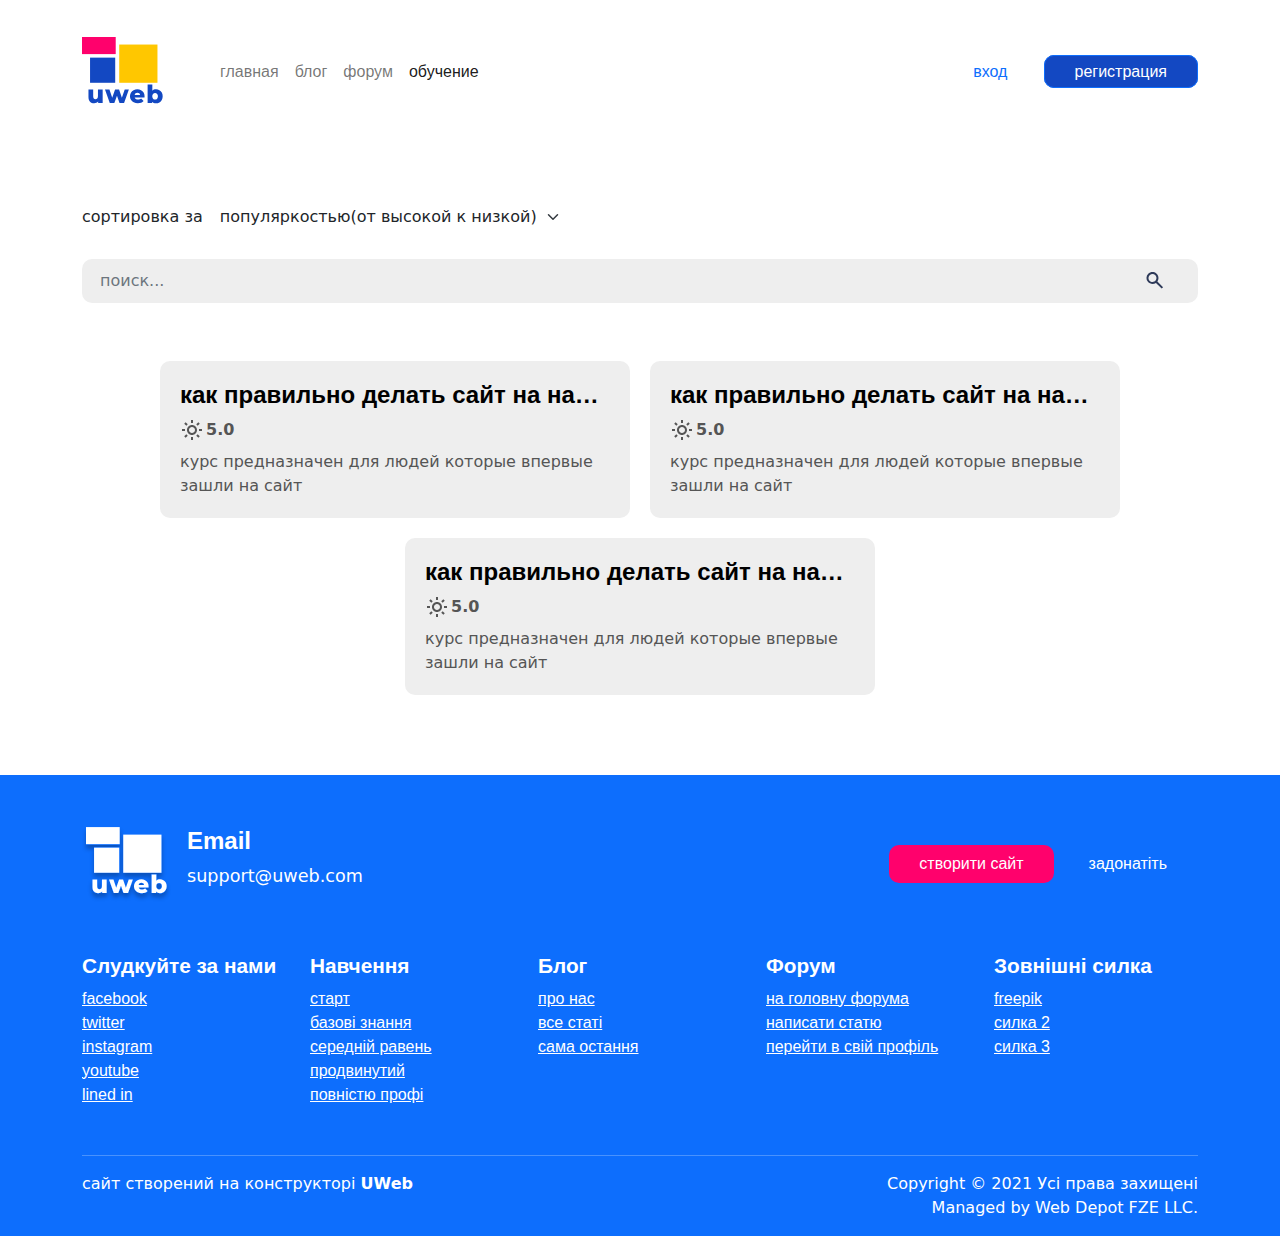
<file: pages/lessons.html>
<!DOCTYPE html>
<html lang="ua">
<head>
    <meta charset="UTF-8">
    <meta http-equiv="X-UA-Compatible" content="IE=edge">
    <meta name="viewport" content="width=device-width, initial-scale=1.0">
    <title>UWeb - Главная</title>

    <link rel="icon" href="img/logo.svg">

    <link rel="stylesheet" href="../bootstrap-5/css/bootstrap.min.css">
    <link rel="stylesheet" href="../css/default.css">
</head>
<body>

    <header class="pt-md-4 pt-1">
        <div class="container d-flex align-items-center">
            <nav class="navbar navbar-light navbar-expand-md w-100">
                <div class="navbar-brand logo me-5">
                    <img src="../img/logo.svg">
                </div>
                <button class="navbar-toggler collapsed shadow-none" type="button" data-bs-toggle="collapse" data-bs-target="#toggleNavbar" aria-controls="toggleNavbar" aria-expanded="false" aria-label="Toggle navigation">
                    <span class="navbar-toggler-icon"></span>
                </button>
                <div class="navbar-collapse collapse w-100" id="toggleNavbar">
                    <ul class="navbar-nav mt-md-0 mt-2 mb-md-0 mb-2">
                        <div class="nav-item">
                            <a class="nav-link" href="../index.html">главная</a>
                        </div>
                        <div class="nav-item">
                            <a class="nav-link" href="blog.html">блог</a>
                        </div>
                        <div class="nav-item">
                            <a class="nav-link" href="forum.html">форум</a>
                        </div>
                        <div class="nav-item">
                            <a class="nav-link active" href="">обучение</a>
                        </div>
                    </ul>
                    <div class="profile ms-auto">
                        <a class="enter btn btn-link d-block d-md-inline mb-1" href="sign_in.html">вход</a>
                        <a class="reg btn btn-primary d-block d-md-inline" href="">регистрация</a>
                    </div>
                </div>
            </nav>
        </div>
    </header>


    <main class="container">
        <section class="lessons">
            <div class="sorting-tools">
                <div class="sorting-by">
                    <span>сортировка за</span>
                    <select name="" id="" class="sorting-by__select form-select">
                        <option value="">популяркостью(от высокой к низкой)</option>
                        <option value="">популяркостью(от низкой к высокой)</option>
                        <option value="">датой выхода(последние)</option>
                        <option value="">датой выхода(первые)</option>
                    </select>
                </div>
            </div>
            <div class="search mt-4">
                <input type="text" class="form-control" placeholder="поиск...">
                <button class="btn">
                    <svg width="24" height="24" viewBox="0 0 24 24" fill="none" xmlns="http://www.w3.org/2000/svg">
                        <path d="M18.677 19.607L12.962 13.891C10.4196 15.6985 6.91642 15.2564 4.90285 12.8739C2.88929 10.4915 3.03714 6.96361 5.24298 4.75802C7.44824 2.55147 10.9765 2.40298 13.3594 4.41644C15.7422 6.42989 16.1846 9.93347 14.377 12.476L20.092 18.192L18.678 19.606L18.677 19.607ZM9.48498 5.00001C7.58868 4.99958 5.95267 6.3307 5.56745 8.18745C5.18224 10.0442 6.15369 11.9163 7.89366 12.6703C9.63362 13.4242 11.6639 12.8529 12.7552 11.3021C13.8466 9.75129 13.699 7.64734 12.402 6.26402L13.007 6.86402L12.325 6.18402L12.313 6.17202C11.5648 5.4192 10.5464 4.99715 9.48498 5.00001Z" fill="#2E3A59"></path>
                    </svg>  
                </button>
            </div>
            <div class="lessons__content mt-5">
                <div class="lesson">
                    <h2 class="lesson__title">как правильно делать сайт на нашем конструкторе</h2>
                    <div class="lesson__rating my-2">
                        <svg width="24" height="24" viewBox="0 0 24 24" fill="none" xmlns="http://www.w3.org/2000/svg">
                            <path d="M12.998 22H10.998V19H12.998V22ZM18.362 19.778L16.241 17.657L17.655 16.243L19.777 18.365L18.364 19.778H18.362ZM5.63405 19.778L4.21905 18.364L6.33905 16.242L7.75405 17.656L5.63405 19.777V19.778ZM11.998 17.007C9.23302 17.0059 6.99231 14.7637 6.99305 11.9987C6.99378 9.23364 9.23568 6.99263 12.0007 6.993C14.7657 6.99337 17.007 9.23497 17.007 12C17.0043 14.7649 14.763 17.0053 11.998 17.007ZM11.998 8.993C10.3376 8.9941 8.99231 10.3409 8.99305 12.0013C8.99378 13.6618 10.3403 15.0074 12.0007 15.007C13.6612 15.0066 15.007 13.6605 15.007 12C15.0054 10.3392 13.6589 8.99355 11.998 8.993ZM21.998 13H18.998V11H21.998V13ZM4.99805 13H1.99805V11H4.99805V13ZM17.654 7.758L16.241 6.343L18.362 4.221L19.777 5.636L17.655 7.757L17.654 7.758ZM6.34105 7.758L4.22105 5.637L5.63605 4.223L7.75605 6.345L6.34205 7.757L6.34105 7.758ZM12.998 5H10.998V2H12.998V5Z"></path>
                            </svg>                            
                        <span>5.0</span>        
                    </div>
                    <span class="lesson__text">курс предназначен для людей которые
                        впервые зашли на сайт</span>
                </div>
                <div class="lesson">
                    <h2 class="lesson__title">как правильно делать сайт на нашем конструкторе</h2>
                    <div class="lesson__rating my-2">
                        <svg width="24" height="24" viewBox="0 0 24 24" fill="none" xmlns="http://www.w3.org/2000/svg">
                            <path d="M12.998 22H10.998V19H12.998V22ZM18.362 19.778L16.241 17.657L17.655 16.243L19.777 18.365L18.364 19.778H18.362ZM5.63405 19.778L4.21905 18.364L6.33905 16.242L7.75405 17.656L5.63405 19.777V19.778ZM11.998 17.007C9.23302 17.0059 6.99231 14.7637 6.99305 11.9987C6.99378 9.23364 9.23568 6.99263 12.0007 6.993C14.7657 6.99337 17.007 9.23497 17.007 12C17.0043 14.7649 14.763 17.0053 11.998 17.007ZM11.998 8.993C10.3376 8.9941 8.99231 10.3409 8.99305 12.0013C8.99378 13.6618 10.3403 15.0074 12.0007 15.007C13.6612 15.0066 15.007 13.6605 15.007 12C15.0054 10.3392 13.6589 8.99355 11.998 8.993ZM21.998 13H18.998V11H21.998V13ZM4.99805 13H1.99805V11H4.99805V13ZM17.654 7.758L16.241 6.343L18.362 4.221L19.777 5.636L17.655 7.757L17.654 7.758ZM6.34105 7.758L4.22105 5.637L5.63605 4.223L7.75605 6.345L6.34205 7.757L6.34105 7.758ZM12.998 5H10.998V2H12.998V5Z"></path>
                            </svg>                            
                        <span>5.0</span>        
                    </div>
                    <span class="lesson__text">курс предназначен для людей которые
                        впервые зашли на сайт</span>
                </div>
                <div class="lesson">
                    <h2 class="lesson__title">как правильно делать сайт на нашем конструкторе</h2>
                    <div class="lesson__rating my-2">
                        <svg width="24" height="24" viewBox="0 0 24 24" fill="none" xmlns="http://www.w3.org/2000/svg">
                            <path d="M12.998 22H10.998V19H12.998V22ZM18.362 19.778L16.241 17.657L17.655 16.243L19.777 18.365L18.364 19.778H18.362ZM5.63405 19.778L4.21905 18.364L6.33905 16.242L7.75405 17.656L5.63405 19.777V19.778ZM11.998 17.007C9.23302 17.0059 6.99231 14.7637 6.99305 11.9987C6.99378 9.23364 9.23568 6.99263 12.0007 6.993C14.7657 6.99337 17.007 9.23497 17.007 12C17.0043 14.7649 14.763 17.0053 11.998 17.007ZM11.998 8.993C10.3376 8.9941 8.99231 10.3409 8.99305 12.0013C8.99378 13.6618 10.3403 15.0074 12.0007 15.007C13.6612 15.0066 15.007 13.6605 15.007 12C15.0054 10.3392 13.6589 8.99355 11.998 8.993ZM21.998 13H18.998V11H21.998V13ZM4.99805 13H1.99805V11H4.99805V13ZM17.654 7.758L16.241 6.343L18.362 4.221L19.777 5.636L17.655 7.757L17.654 7.758ZM6.34105 7.758L4.22105 5.637L5.63605 4.223L7.75605 6.345L6.34205 7.757L6.34105 7.758ZM12.998 5H10.998V2H12.998V5Z"></path>
                            </svg>                            
                        <span>5.0</span>        
                    </div>
                    <span class="lesson__text">курс предназначен для людей которые
                        впервые зашли на сайт</span>
                </div>
            </div>
        </section>
    </main>


    <!-- FOOTER -->
    <footer class="bg-primary pt-5 pb-3">
        <div class="container">
            <div class="row">
                <div class="col mb-md-0 mb-3 d-flex">
                    <img src="../img/logo-white.svg" alt="UWeb">
                    
                    <div class="ms-3">
                        <h2 class="mt-1">Email</h2>
                        <p>support@uweb.com</p>
                    </div>
                </div>
                <div class="col d-flex align-items-center justify-content-md-end justify-content-center">
                    <a href="pages/projects.html" class="btn btn-secondary">створити сайт</a>
                    <a href="pages/donate.html" class="btn btn-link ms-1">задонатіть</a>
                </div>
            </div>
            <div class="row my-5">
                <div class="col-md col-6 mb-md-0 mb-4 d-flex flex-column">
                    <h3>Слудкуйте за нами</h3>
                    <a href="#">facebook</a>
                    <a href="#">twitter</a>
                    <a href="#">instagram</a>
                    <a href="#">youtube</a>
                    <a href="#">lined in</a>
                </div>
                <div class="col-md col-6 mb-md-0 mb-4 d-flex flex-column">
                    <h3>Навчення</h3>
                    <a href="#">старт</a>
                    <a href="#">базові знання</a>
                    <a href="#">середній равень</a>
                    <a href="#">продвинутий</a>
                    <a href="#">повністю профі</a>
                </div>
                <div class="col-md col-6 d-flex flex-column">
                    <h3>Блог</h3>
                    <a href="#">про нас</a>
                    <a href="#">все статі</a>
                    <a href="#">сама остання</a>
                </div>
                <div class="col-md col-6 d-flex flex-column">
                    <h3>Форум</h3>
                    <a href="#">на головну форума</a>
                    <a href="#">написати статю</a>
                    <a href="#">перейти в свій профіль</a>
                </div>
                <div class="col-md col-12 mt-md-0 mt-4 d-flex flex-column">
                    <h3>Зовнішні силка</h3>
                    <a href="https://www.freepik.com/vectors/illustrations">freepik</a>
                    <a href="#">силка 2</a>
                    <a href="#">силка 3</a>
                </div>
            </div>

            <hr>

            <div class="d-flex flex-md-row flex-column justify-content-between">
                <span class="text-center">сайт створений на конструкторі <b>UWeb</b></span>
                <span class="text-md-end text-center mt-md-0 mt-2">Copyright © 2021 Усі права захищені<br>
                    Managed by Web Depot FZE LLC.</span>
            </div>
        </div>
    </footer>
    <!-- FOOTER -->

    <!-- JS SCRIPTS -->
    <script src="../bootstrap-5/js/bootstrap.bundle.min.js"></script>
    <!-- JS SCRIPTS -->
</body>
</html>
</file>
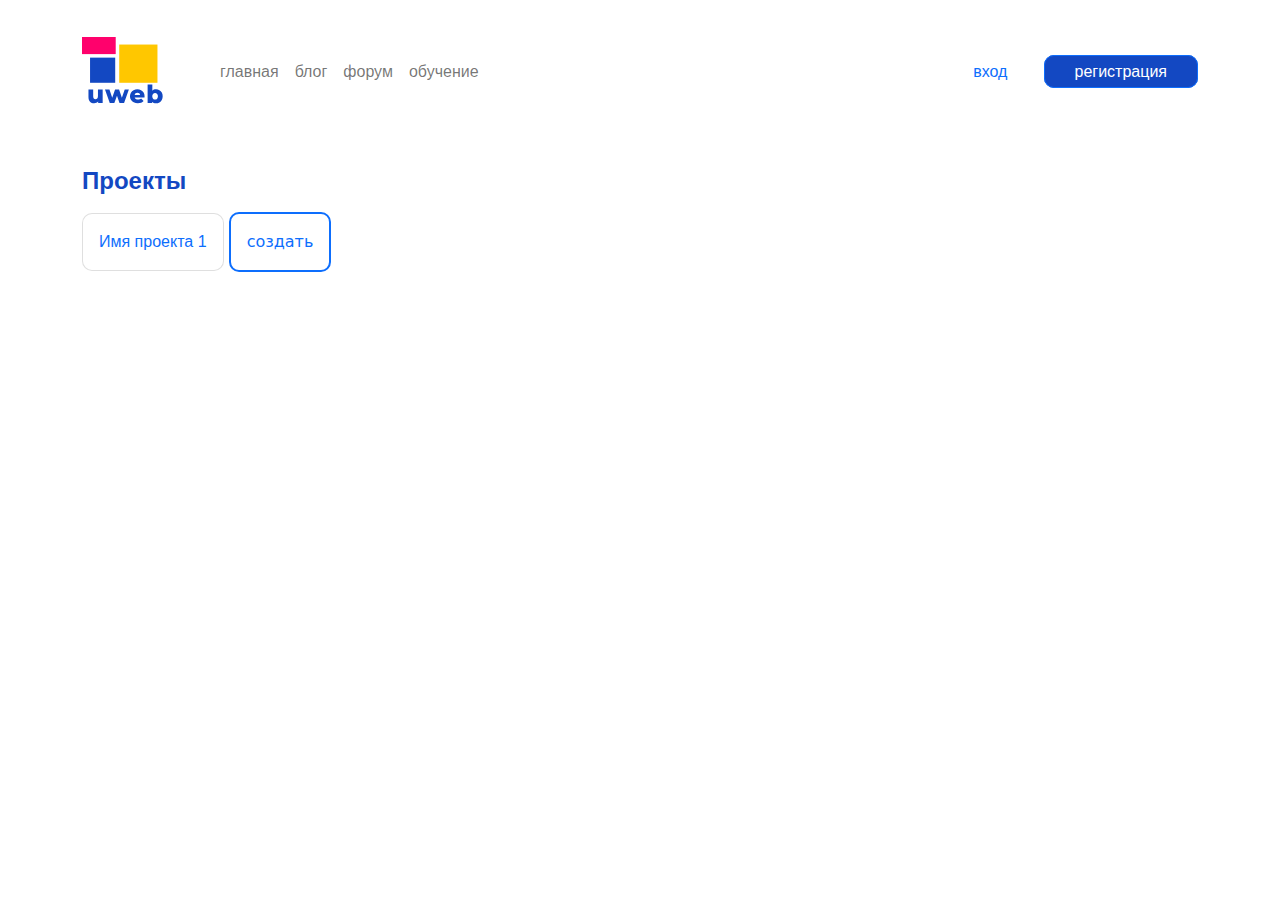
<file: pages/projects.html>
<!DOCTYPE html>
<html lang="ru">
<head>
    <meta charset="UTF-8">
    <meta http-equiv="X-UA-Compatible" content="IE=edge">
    <meta name="viewport" content="width=device-width, initial-scale=1.0">
    <title>UWeb - Проекты</title>

    <link rel="icon" href="../img/logo.svg">

    <link rel="stylesheet" href="../bootstrap-5/css/bootstrap.min.css">
    <link rel="stylesheet" href="../css/default.css">
</head>
<body>
    <header class="pt-md-4 pt-1">
        <div class="container d-flex align-items-center">
            <nav class="navbar navbar-light navbar-expand-md w-100">
                <div class="navbar-brand logo me-5">
                    <img src="../img/logo.svg">
                </div>
                <button class="navbar-toggler collapsed shadow-none" type="button" data-bs-toggle="collapse" data-bs-target="#toggleNavbar" aria-controls="toggleNavbar" aria-expanded="false" aria-label="Toggle navigation">
                    <span class="navbar-toggler-icon"></span>
                </button>
                <div class="navbar-collapse collapse w-100" id="toggleNavbar">
                    <ul class="navbar-nav mt-md-0 mt-2 mb-md-0 mb-2">
                        <div class="nav-item">
                            <a class="nav-link" href="../index.html">главная</a>
                        </div>
                        <div class="nav-item">
                            <a class="nav-link" href="blog.html">блог</a>
                        </div>
                        <div class="nav-item">
                            <a class="nav-link" href="forum.html">форум</a>
                        </div>
                        <div class="nav-item">
                            <a class="nav-link" href="lessons.html">обучение</a>
                        </div>
                    </ul>
                    <div class="profile ms-auto">
                        <a class="enter btn btn-link d-block d-md-inline mb-1" href="sign_in.html">вход</a>
                        <a class="reg btn btn-primary d-block d-md-inline" href="sign_up.html">регистрация</a>
                    </div>
                </div>
            </nav>
        </div>
    </header>


    <main class="container py-5">
        <h2>Проекты</h2>
        <div class="projects mt-3">
            <a href="../constructor/constructor.html" class="card d-inline-block p-3 btn-link">
                <div class="card-title m-0">Имя проекта 1</div>
            </a>
            <button id="new-page" class="card d-inline-block p-3 btn-link border-primary border-2">
                <div class="fw-normal">создать</div>
            </button>
        </div>
    </main>


    <script src="../bootstrap-5/js/bootstrap.bundle.min.js"></script>
    <script>
        document.getElementById("new-page").onclick = function(e) {
            e.preventDefault();

            
        }
    </script>
</body>
</html>
</file>
<file: css/default.css>
:root {
    --dark-grey: #5C5C5C;
    --bs-primary: #1348C2;
    --bs-primary-50: #1348c28a;
    --bs-secondary: #FF016C;
    --bs-secondary-hover: #d30158;
}

a {
    font-weight: 500 !important;
    font-family: -apple-system, BlinkMacSystemFont, 'Segoe UI', Roboto, Oxygen, Ubuntu, Cantarell, 'Open Sans', 'Helvetica Neue', sans-serif;
    margin: 0;
    /* font-family: var(--bs-font-monospace) !important; */
}
a:not(.btn):hover {
    /* font-style: italic; */
    text-decoration: underline;
}
h1, h2, h3, h4, h5, h6 {
    --font-Segoe-UI: 'Segoe UI', Tahoma, Geneva, Verdana, sans-serif;

    font-family:var(--font-Segoe-UI) !important;
    font-weight: 700 !important;
    color: var(--bs-primary);
    font-family: -apple-system, BlinkMacSystemFont, 'Segoe UI', Roboto, Oxygen, Ubuntu, Cantarell, 'Open Sans', 'Helvetica Neue', sans-serif;
}

h1 {
    font-size: 50px;
}
h2 {
    font-size: 1.5rem;
}
h3 {
    font-size: 1.3em;
}

p {
    font-size: 1.1rem;
    /* line-height: 1; */
}


.btn, .form-control {
    border-radius: 10px;
}


.box > *:not(:last-child) {
    margin-bottom: 40px;
}

.container {
    transition: .3s max-width;
}

/* NAVBAR */
.nav-link {
    padding: 5px 10px;
    transition: 0;
}


/* BUTTONS */
.btn {
    padding: 7px 30px;
    transition: .3s background-color;
}
.btn-primary {
    background-color: var(--bs-primary);
}
.btn-secondary {
    background-color: var(--bs-secondary);
    border: 0;
}
.btn-secondary:hover {
    background-color: var(--bs-secondary-hover);
    border: 0;
}
.btn-secondary:focus {
    background-color: var(--bs-secondary);
}
.btn-link {
    text-decoration: none;

}
.btn-link:hover {
    background-color: var(--bs-light);
}
footer .btn-link:hover {
    background-color: rgba(var(--bs-light-rgb),.2);
}



/* PARAGRAPH SPACING */
.ls-5 {
    line-height: 1.8;
}








/* SCREENS */
section {
    padding: 80px 0;

    display: flex;
    justify-content: center;
    flex-direction: column;
}

.first-screen {
    max-width: 1100px;
    margin: 0 auto;
    padding: 80px 0;
}
img[src="img/fs.png"] {
    z-index: -1;

    transition: .3s opacity;
}

@media (max-width: 1100px) {
    img[src="img/fs.png"] {
        opacity: 0.2;
    }
}
@media (max-width: 768px) {
    .btn-link {
        background-color: var(--bs-light);
    }
    footer .btn-link {
        background-color: rgba(var(--bs-light-rgb),.2);
    }
    .btn-link:hover {
        background-color: var(--bs-gray-200);
    }
    section {
        padding: 50px 0;
    }
}

/* SECOND SCREEN : WHY-ME */
.why-we > *:not(:last-child) {
    margin-bottom: 60px;
}



.mini-card img {
    width: 110px;
}
.mini-card > *:not(:last-child) {
    margin-bottom: 25px;
}
.mini-card p {
    color: var(--dark-grey);
}



.qustions h2 {
    margin-bottom: 35px;
}
.qustions .row {
    margin-bottom: 0;
}
.qustions .col {
    margin-bottom: 80px;
}
.qustions p, .qustions li {
    line-height: 1.7;
    color: var(--dark-grey);
}

.qustions span {
    display: inline-block;
    margin-top: 20px;
}

@media (max-width: 991px) {
    .qustions .row {
        flex-direction: column;
    }
}




/* FOOTER */
footer {
    width: 100%;
}
footer * {
    color: #fff !important;
}





/* FORUM */
.sorting-by__select {
    display: inline-block;
    width: auto;
    border: 0;
    font-weight: 500;
    cursor: pointer;
}

.search {
    background-color: #eee;
    border-radius: 10px;
    display: flex;
}
.search .form-control {
    border: 0;
    background-color: transparent;
}

.article:not(:first-child) {
    margin-top: 50px;
}
.article__img {
    border-radius: 15px;
}
.article__header {
    display: flex;
    align-items: center;
    flex-wrap: wrap;
}
.article__author, .article__data {
    color: #aaa;
    margin-left: 20px;
    position: relative;
}
.article__header > *:not(:first-child):before {
    content: '';
    display: inline-block;
    width: 4px;
    height: 4px;
    border-radius: 50%;
    background-color: #bbb;
    position: absolute;
    top: 50%;
    left: -10px;
    transform: translate(-50%, -50%);
}
.article__title {
    color: black;
}
.article__text {
    color: #555;
}



/* LESSONS */

.lessons__content {
    display: flex;
    flex-wrap: wrap;
    justify-content: center;
    margin: -10px;
}

.lesson {
    margin: 10px;
    max-width: 470px;
    background-color: #eee;
    padding: 20px;
    border-radius: 10px;
}
.lesson__title {
    color: black;
    white-space: nowrap;
    overflow: hidden;
    text-overflow: ellipsis;
}

.lesson__rating {
    color: #555;
    font-weight: 900;
    display: flex;
    align-items: center;
}
.lesson__rating span {
    margin-left: 2px;
}
.lesson__rating path {
    fill: #555;
}
.lesson__text {
    display: block;
    color: #555;
}



/* BLOG */

.blog__content {
    display: flex;
    flex-wrap: wrap;
    justify-content: center;
    margin: -35px -20px;
}
.blog__content .article {
    max-width: 440px;
    margin-top: 0;
    margin: 35px 20px;
}


/* FORM */

.form-control {
    padding: 10px 18px;
    outline: 0;
    font-size: 16px;
}
.form-label {
    font-weight: 700;
}
input {
    width: 100%;
}




/* CARD */
.card {
    border-radius: 10px;
}
#new-page > div{
    font-weight: 500 !important;
}
</file>
<file: constructor/constructor.css>
html, body, #app, #panel, #site {
    height: 100%;
}
#site > div *:hover {
    cursor: pointer;
    outline: 1px solid orange !important;
}
.element {
    padding-right: 10px;
    padding-left: 10px;
    border-left: 1px solid;
    cursor: pointer;
}
.element:last-child {
    border-right: 1px solid;
}


/* FORMS ELEMENTS */
.style-element {
    border-top: 1px solid lightgray;

    padding: 20px 0;
}
.style-element:last-child {
    border-bottom: 1px solid lightgray;

    padding: 20px 0;
}

.present-color {
    width: 30px;
    height: 20px;
    border: 1px solid #000;
    border-radius: 3px;
    margin: 2px;
    cursor: pointer;
}

.border-standart {
    border: 1px solid transparent;
    border-radius: 3px;

    transition: .2s;
}
.border-standart * {
    margin: 4px;
    padding: 0;
}
.border-standart:hover {
    border: 1px solid lightgray;
}
.border-standart:focus {
    border: 1px solid lightgray;
}

.form-control {
    width: 24%;
    box-shadow: none !important;
}
.form-control-sm {
    font-size: 14px;
    font-weight: 500;
}

.btn {
    border-radius: 10px;
}




@media (max-width: 767px), (orientation: portrait) {
    #panelWrapper {
        display: none;
    }
}


@media (hover: hover) {
    a:hover {
        background: yellow;
    }
}


@media (min-height: 600px) and (orientation: portrait) {
    #app {
        flex-direction: column;
    }
}
</file>
